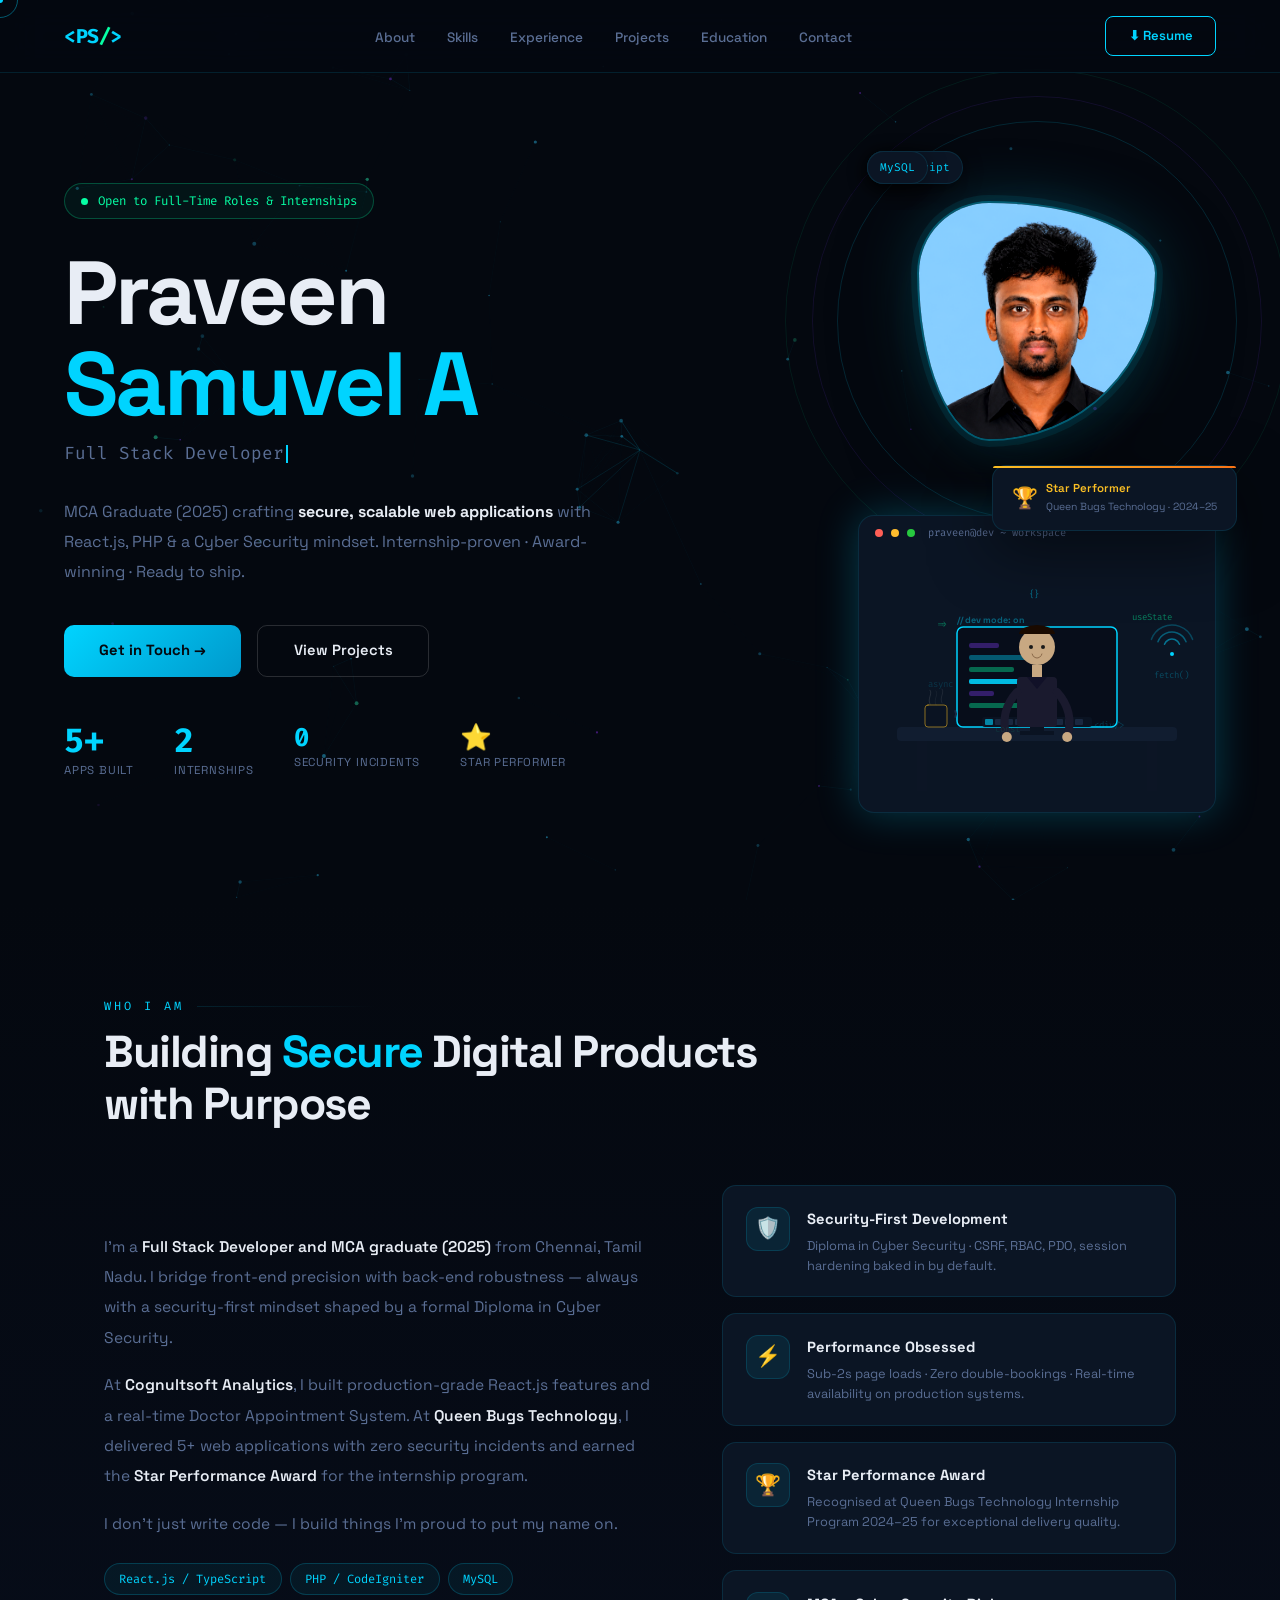
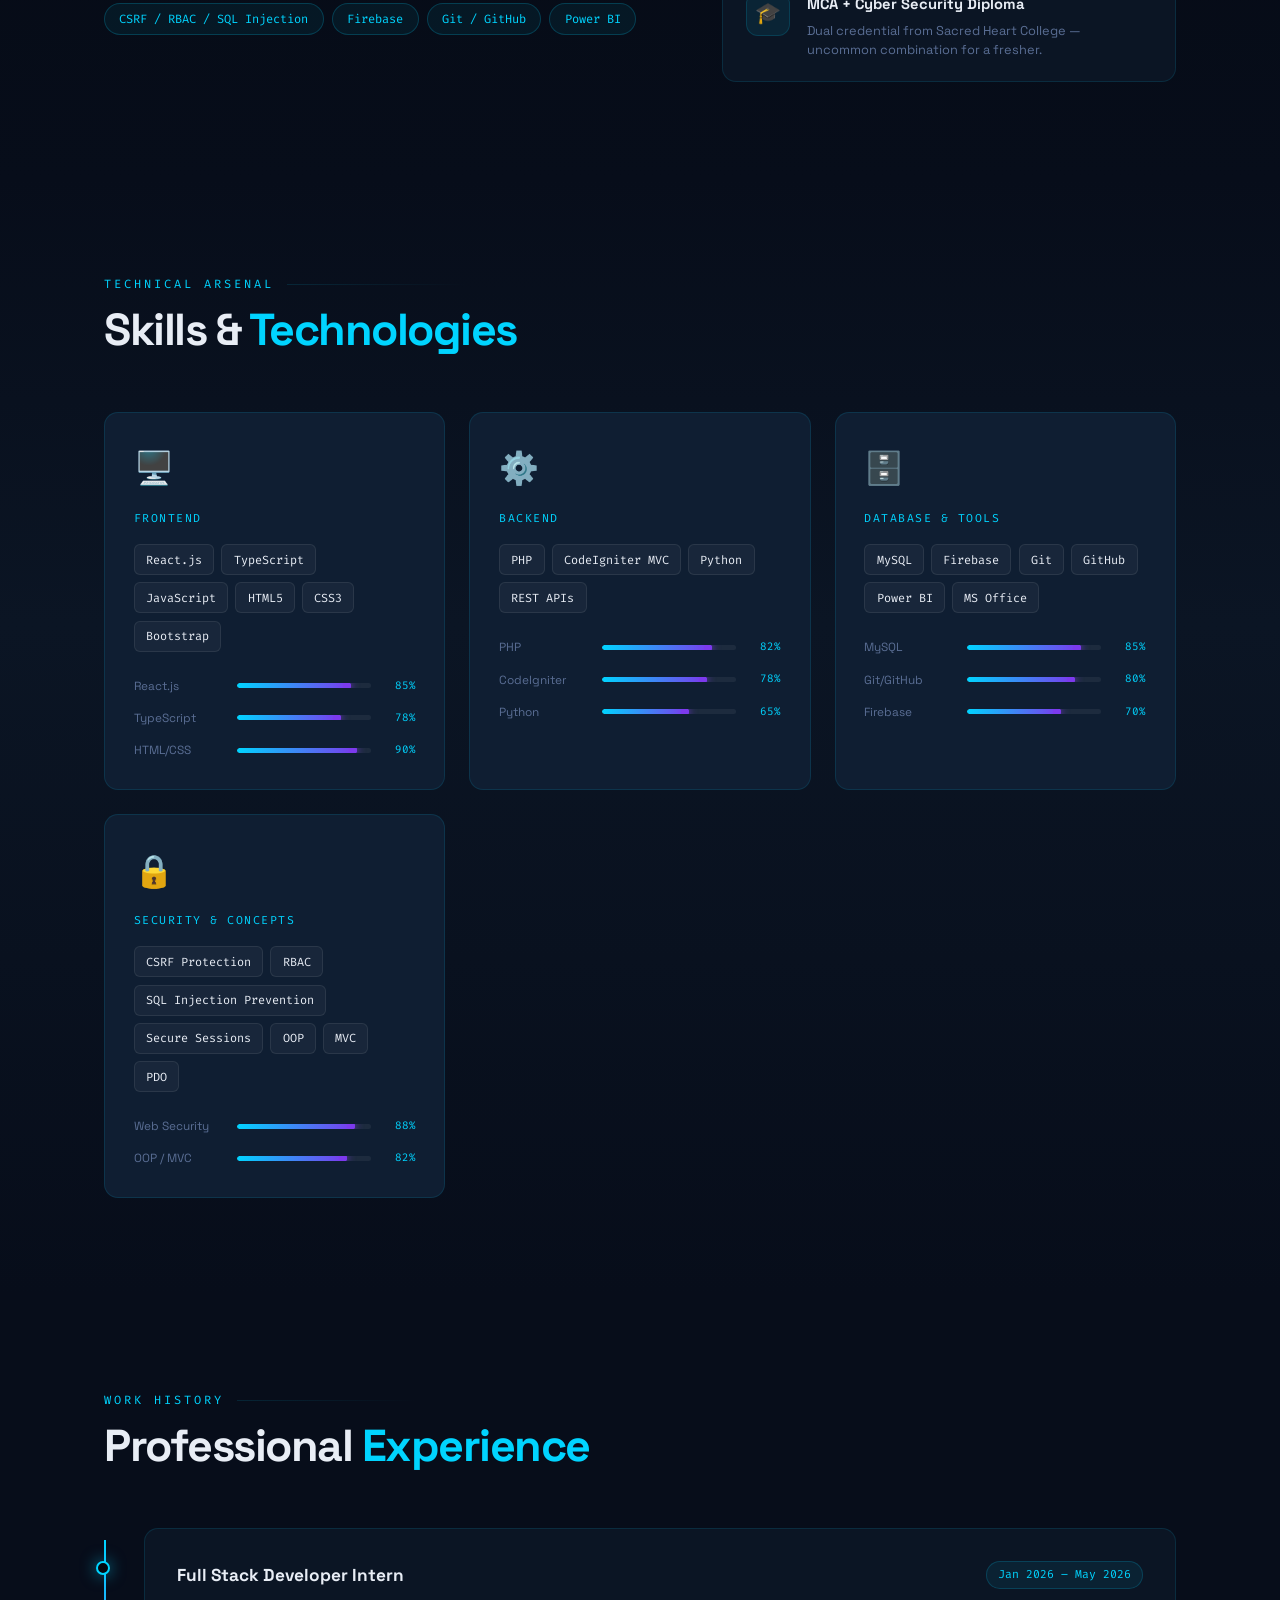
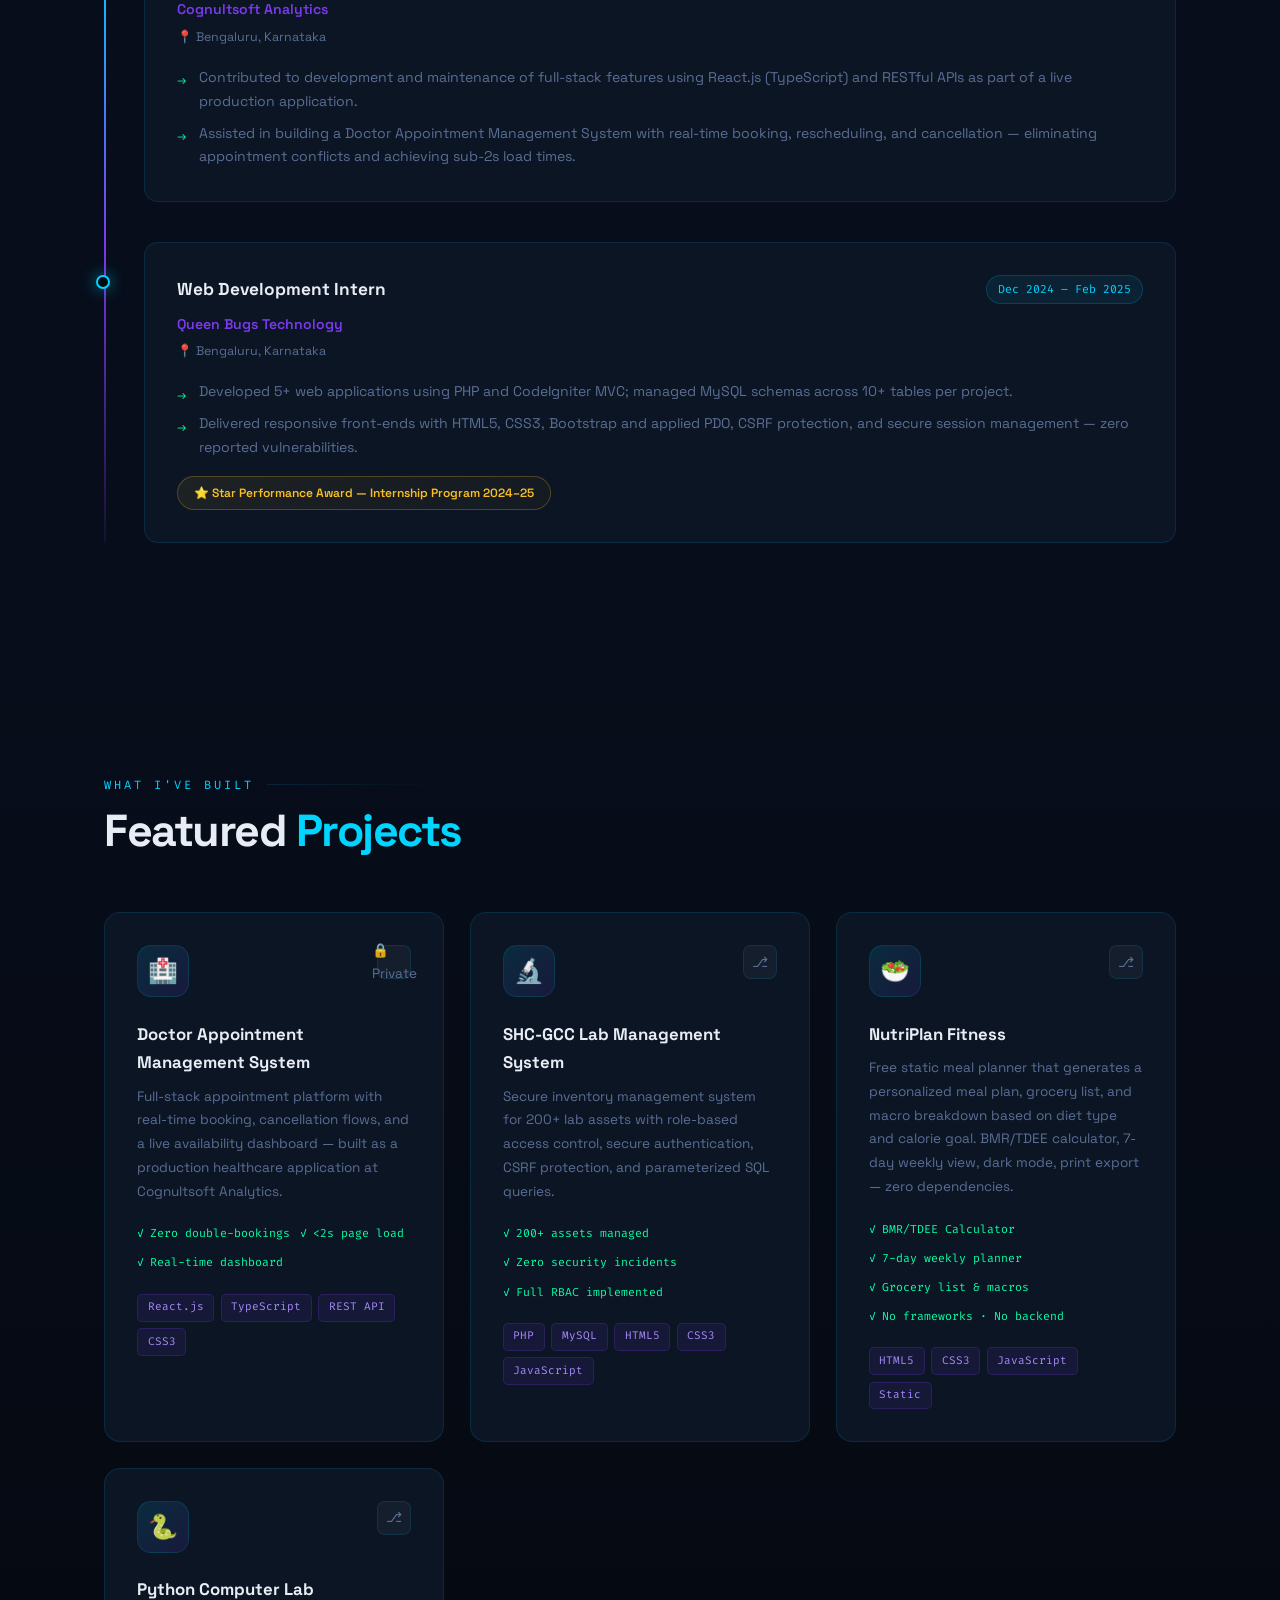
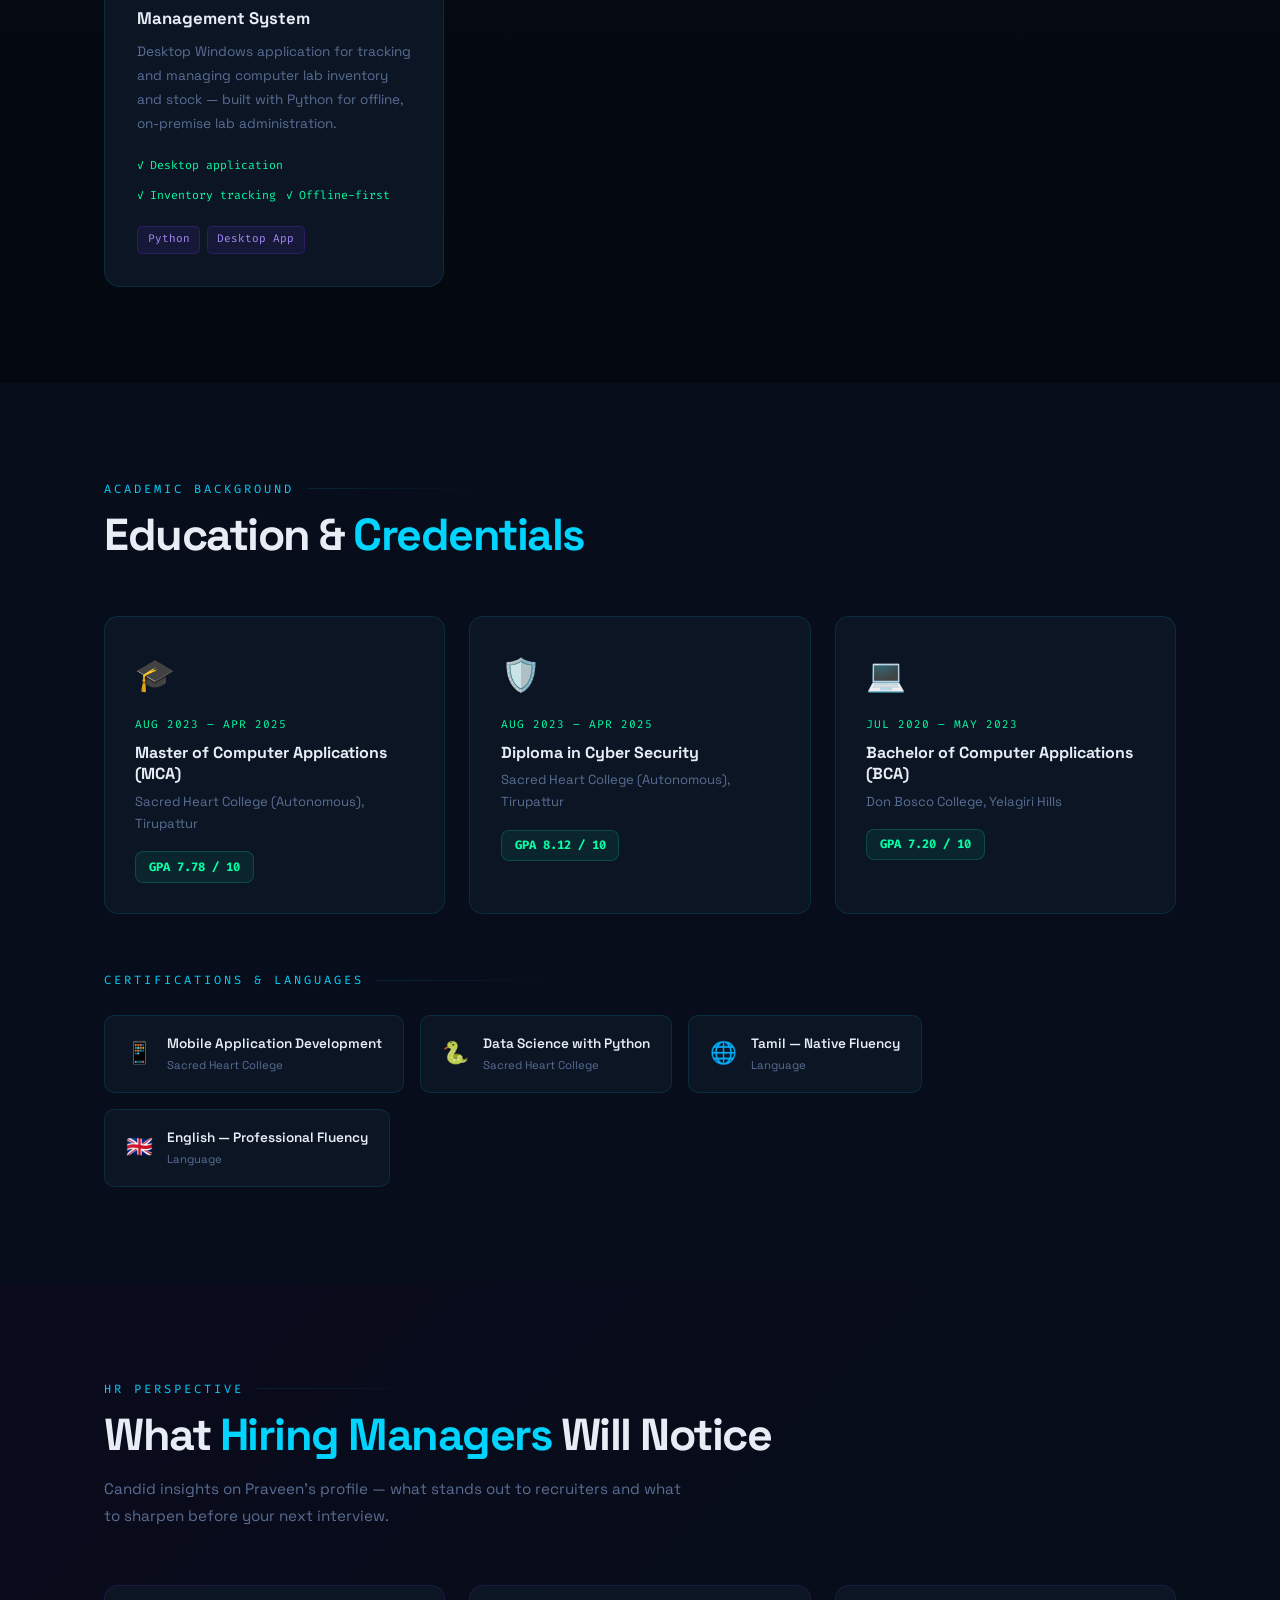
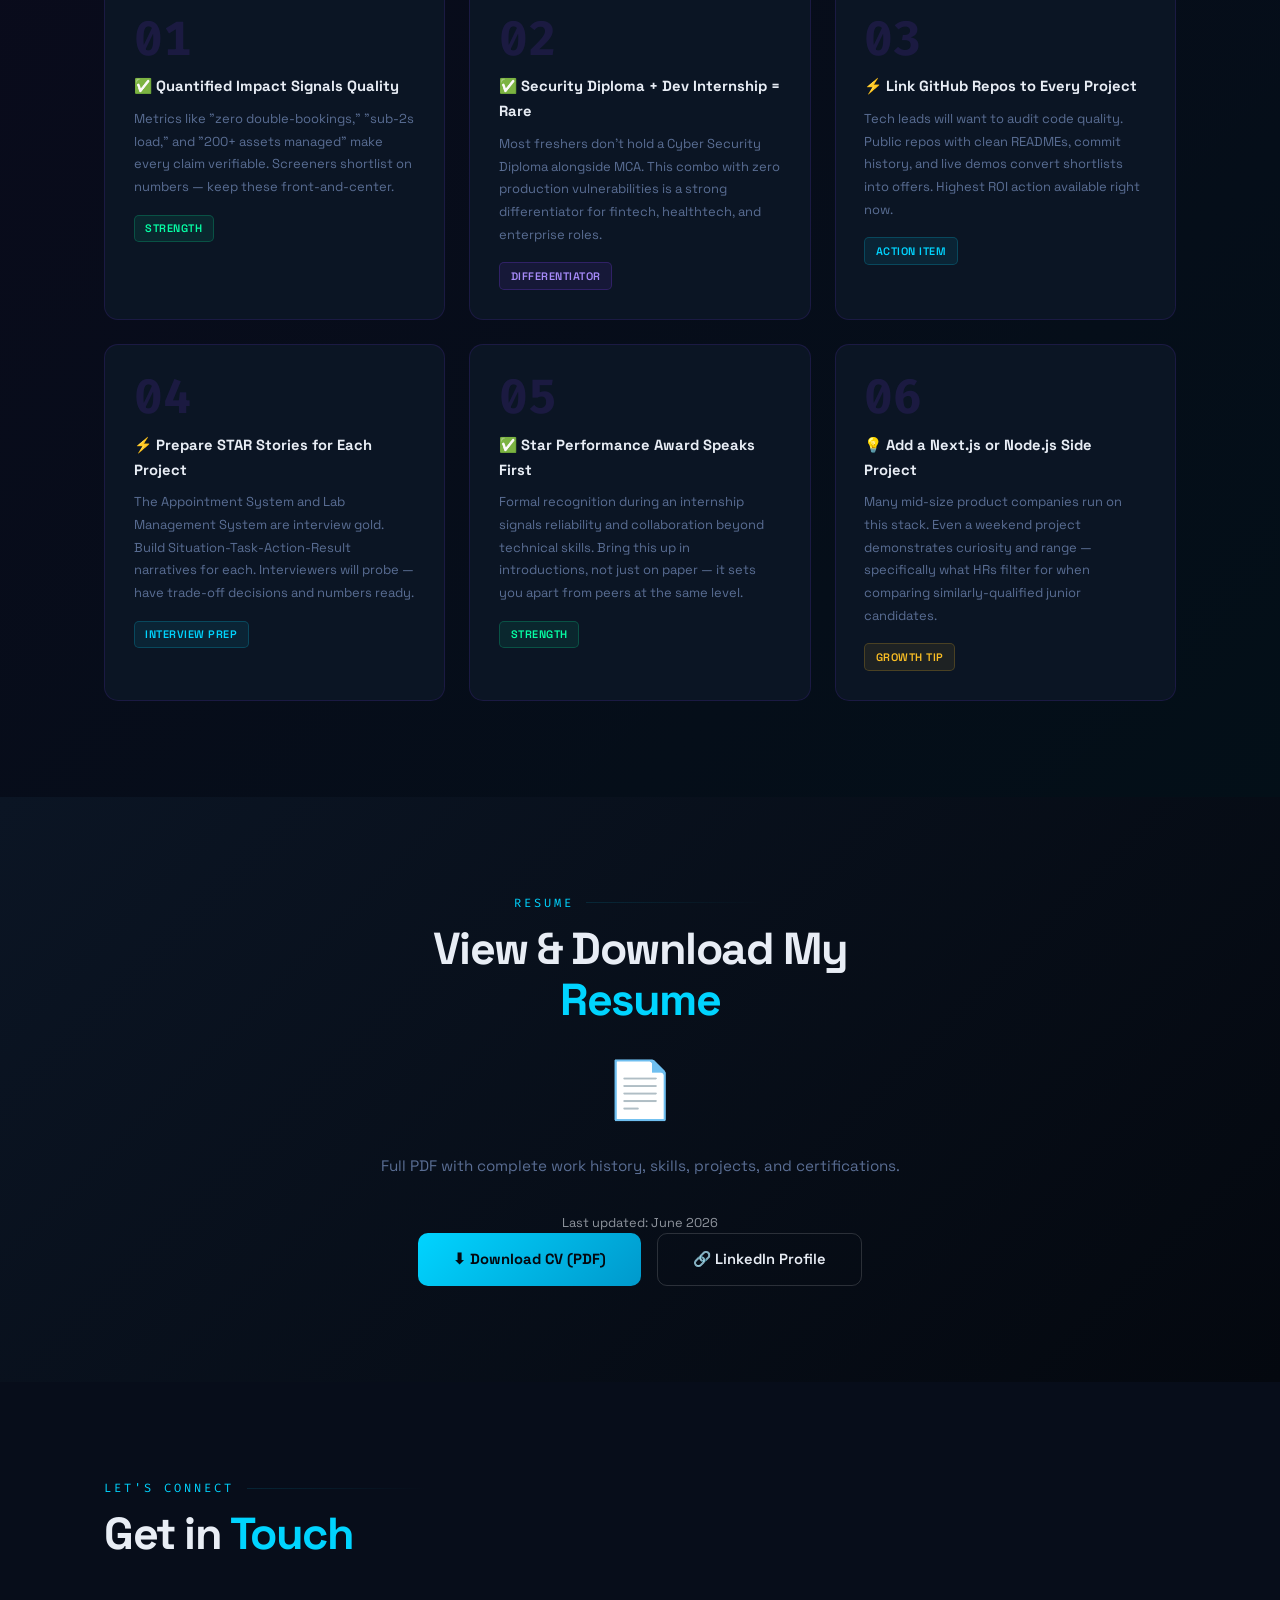
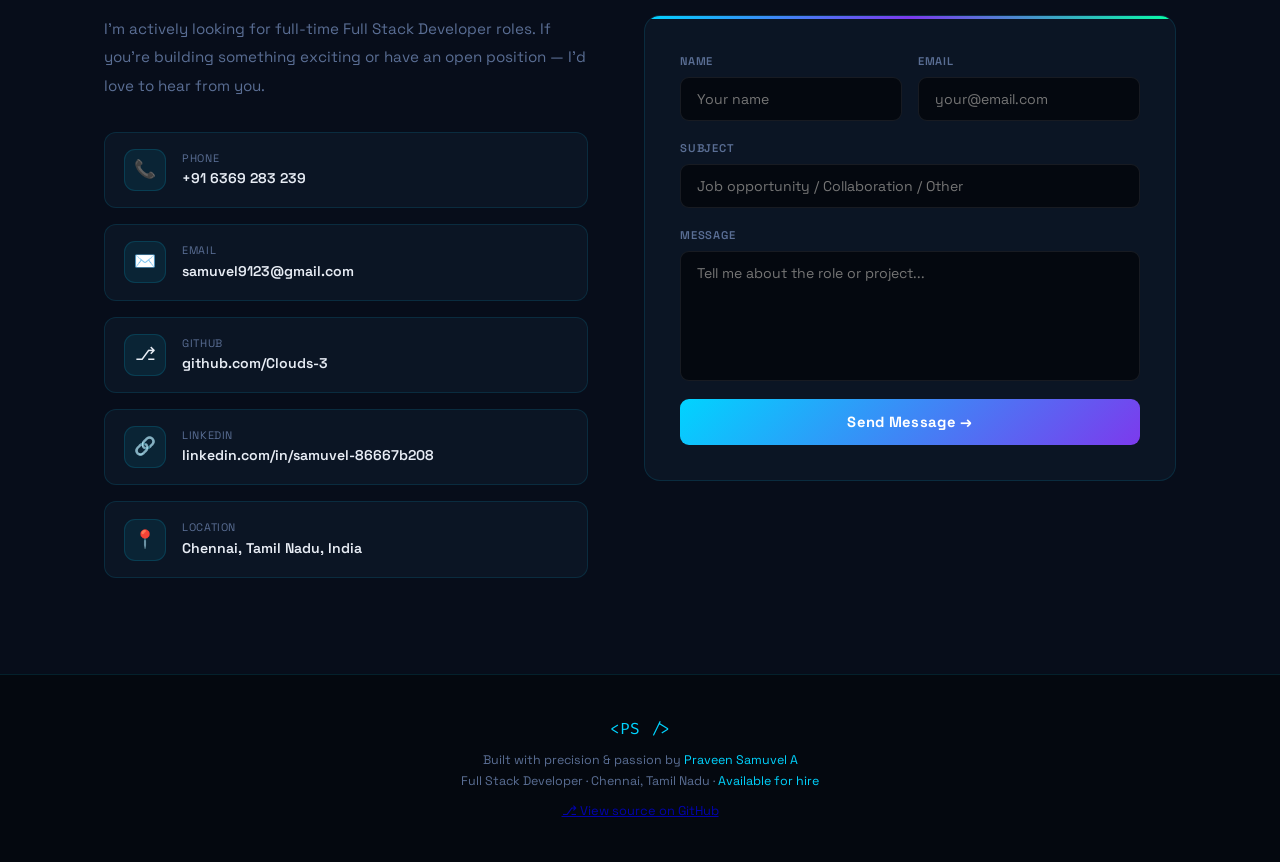
<file: index.html>
<!DOCTYPE html>
<html lang="en">
<head>
  <meta charset="UTF-8" />
  <meta name="viewport" content="width=device-width, initial-scale=1.0" />
  <meta name="description" content="Praveen Samuvel A — Full Stack Developer, MCA Graduate 2025, React.js & PHP Expert, Chennai" />
  <title>Praveen Samuvel A — Full Stack Developer</title>

  <!-- Open Graph / Social Preview -->
  <meta property="og:type" content="website" />
  <meta property="og:title" content="Praveen Samuvel A — Full Stack Developer" />
  <meta property="og:description" content="MCA Graduate (2025) building secure, scalable web apps with React.js, PHP & a Cyber Security mindset. Open to full-time roles." />
  <meta property="og:image" content="assets/og-preview.png" />
  <meta name="twitter:card" content="summary_large_image" />
  <meta name="twitter:title" content="Praveen Samuvel A — Full Stack Developer" />
  <meta name="twitter:description" content="MCA Graduate (2025) building secure, scalable web apps with React.js, PHP & a Cyber Security mindset." />
  <meta name="twitter:image" content="assets/og-preview.png" />

  <!-- Google Fonts -->
  <link href="https://fonts.googleapis.com/css2?family=Space+Grotesk:wght@300;400;500;600;700&family=Fira+Code:wght@300;400;500;600&display=swap" rel="stylesheet" />

  <!-- Stylesheet -->
  <link rel="stylesheet" href="css/style.css" />

  <!-- ═══════════════════════════════════════
       MOBILE RESPONSIVE OVERRIDES ONLY
       Everything below is wrapped in max-width
       media queries, so desktop (>1024px) is
       completely untouched.
  ═══════════════════════════════════════ -->
  <style>
    /* ---------- Tablet & below (≤1024px) ---------- */
    @media (max-width: 1024px) {
      .hero-stats {
        flex-wrap: wrap !important;
        gap: 1rem 1.5rem !important;
      }
      .about-grid,
      .contact-grid {
        grid-template-columns: 1fr !important;
        gap: 2rem !important;
      }
      .skills-grid,
      .projects-grid,
      .edu-grid,
      .tips-grid,
      .cert-grid {
        grid-template-columns: repeat(2, 1fr) !important;
      }
    }

    /* ---------- Mobile (≤768px) ---------- */
    @media (max-width: 768px) {

      html, body {
        overflow-x: hidden !important;
        width: 100% !important;
      }

      .section-wrap {
        padding-left: 1.25rem !important;
        padding-right: 1.25rem !important;
      }

      /* Nav: hide desktop links, show hamburger */
      nav {
        padding: 0.9rem 1.25rem !important;
      }
      .nav-links,
      .nav-cta {
        display: none !important;
      }
      .hamburger {
        display: flex !important;
      }

      /* Mobile menu fills viewport nicely */
      .mobile-menu {
        width: 78% !important;
        max-width: 320px !important;
      }

      /* Hero: stack into a single column, photo first */
      #hero {
        flex-direction: column !important;
        padding: 6.5rem 1.25rem 3rem !important;
        text-align: center !important;
        gap: 2.5rem !important;
      }
      .hero-right {
        order: -1 !important;
        width: 100% !important;
      }
      .hero-left {
        width: 100% !important;
      }
      .hero-name {
        font-size: clamp(2.2rem, 9vw, 3rem) !important;
        line-height: 1.1 !important;
      }
      .hero-role {
        font-size: 1.1rem !important;
      }
      .hero-desc {
        font-size: 0.95rem !important;
      }
      .hero-btns {
        flex-direction: column !important;
        width: 100% !important;
        gap: 0.75rem !important;
      }
      .hero-btns a {
        width: 100% !important;
        text-align: center !important;
        justify-content: center !important;
      }
      .hero-stats {
        justify-content: center !important;
        width: 100% !important;
      }
      .photo-orbit {
        transform: scale(0.78) !important;
      }
      .hero-floating-card {
        position: static !important;
        margin-top: 1rem !important;
      }

      /* Section titles smaller on mobile */
      .section-title {
        font-size: clamp(1.6rem, 6vw, 2rem) !important;
        text-align: center !important;
      }
      .section-eyebrow {
        justify-content: center !important;
      }

      /* Grids collapse to single column */
      .about-grid,
      .contact-grid,
      .skills-grid,
      .projects-grid,
      .edu-grid,
      .tips-grid,
      .cert-grid {
        grid-template-columns: 1fr !important;
      }

      .about-pills {
        justify-content: center !important;
      }

      /* Forms: stack name/email fields */
      .form-row {
        grid-template-columns: 1fr !important;
        gap: 1rem !important;
      }

      /* Resume section buttons stack */
      .resume-btns {
        flex-direction: column !important;
        gap: 0.75rem !important;
        width: 100% !important;
      }
      .resume-btns a {
        width: 100% !important;
        text-align: center !important;
        justify-content: center !important;
      }
      .resume-preview-wrap iframe {
        height: 480px !important;
      }

      /* Experience timeline header wraps cleanly */
      .exp-header {
        flex-direction: column !important;
        align-items: flex-start !important;
        gap: 0.4rem !important;
      }

      /* Contact rows */
      .contact-row {
        flex-wrap: wrap !important;
      }

      footer {
        padding: 2rem 1.25rem !important;
        text-align: center !important;
      }
    }

    /* ---------- Small mobile (≤480px) ---------- */
    @media (max-width: 480px) {
      .hero-stats {
        grid-template-columns: repeat(2, 1fr) !important;
        display: grid !important;
        width: 100% !important;
      }
      .stat {
        text-align: center !important;
      }
      .photo-orbit {
        transform: scale(0.65) !important;
      }
      .tech-badge {
        font-size: 0.65rem !important;
        padding: 0.2rem 0.5rem !important;
      }
      .skill-tags,
      .proj-stack,
      .about-pills {
        gap: 0.4rem !important;
      }
      .resume-preview-wrap iframe {
        height: 380px !important;
      }
      .btn-primary, .btn-secondary, .btn-submit {
        font-size: 0.9rem !important;
        padding: 0.8rem 1.25rem !important;
      }
    }
  </style>
</head>
<body>

  <!-- PRELOADER -->
  <div id="preloader">
    <div class="loader-ring"></div>
    <div class="loader-text">initializing...</div>
  </div>

  <!-- SCROLL PROGRESS BAR -->
  <div id="scroll-progress" style="position:fixed; top:0; left:0; height:3px; width:0%; z-index:9999;
       background:linear-gradient(90deg, var(--accent, #6366f1), var(--accent-2, #22d3ee));
       transition:width 0.1s ease-out;"></div>

  <!-- PARTICLE CANVAS -->
  <canvas id="bg-canvas"></canvas>

  <!-- MOBILE MENU -->
  <div class="mobile-menu" id="mobile-menu">
    <span class="mobile-close" id="mobile-close">✕</span>
    <a href="#about">About</a>
    <a href="#skills">Skills</a>
    <a href="#experience">Experience</a>
    <a href="#projects">Projects</a>
    <a href="#education">Education</a>
    <a href="#contact">Contact</a>
    <a href="https://drive.google.com/file/d/1FnW_2ujOb0gyFWokFIcsoI9aXSmkoxJ0/view?usp=sharing" target="_blank" rel="noopener">⬇ Download CV</a>
  </div>

  <!-- ═══ NAV ═══ -->
  <nav>
    <a class="nav-logo" href="#hero">&lt;PS<span>/</span>&gt;</a>

    <ul class="nav-links">
      <li><a href="#about">About</a></li>
      <li><a href="#skills">Skills</a></li>
      <li><a href="#experience">Experience</a></li>
      <li><a href="#projects">Projects</a></li>
      <li><a href="#education">Education</a></li>
      <li><a href="#contact">Contact</a></li>
    </ul>

    <a class="nav-cta" href="https://drive.google.com/file/d/1FnW_2ujOb0gyFWokFIcsoI9aXSmkoxJ0/view?usp=sharing" target="_blank" rel="noopener">⬇ Resume</a>
    <div class="hamburger" id="hamburger">
      <span></span><span></span><span></span>
    </div>
  </nav>

  <!-- ═══════════════════════════════════════
       HERO SECTION
  ═══════════════════════════════════════ -->
  <section id="hero">
    <!-- LEFT TEXT -->
    <div class="hero-left reveal">
      <div class="hero-badge">
        <span class="badge-dot"></span>
        Open to Full-Time Roles &amp; Internships
      </div>

      <h1 class="hero-name">
        <span class="first">Praveen</span>
        <span class="last">Samuvel A</span>
      </h1>

      <div class="hero-role">
        <span id="typed-role"></span><span class="cursor"></span>
      </div>

      <p class="hero-desc">
        MCA Graduate (2025) crafting <strong style="color:var(--text)">secure, scalable web applications</strong>
        with React.js, PHP &amp; a Cyber Security mindset.
        Internship-proven · Award-winning · Ready to ship.
      </p>

      <div class="hero-btns">
        <a class="btn-primary" href="#contact">Get in Touch →</a>
        <a class="btn-secondary" href="#projects">View Projects</a>
      </div>

      <div class="hero-stats">
        <div class="stat">
          <span class="stat-val" data-count="5" data-suffix="+">0+</span>
          <span class="stat-label">Apps Built</span>
        </div>
        <div class="stat">
          <span class="stat-val" data-count="2">0</span>
          <span class="stat-label">Internships</span>
        </div>
        <div class="stat">
          <span class="stat-val" style="font-size:1.6rem;">0</span>
          <span class="stat-label">Security Incidents</span>
        </div>
        <div class="stat">
          <span class="stat-val" style="font-size:1.6rem;">⭐</span>
          <span class="stat-label">Star Performer</span>
        </div>
      </div>
    </div>

    <!-- RIGHT — PHOTO + ANIMATIONS -->
    <div class="hero-right reveal-right">
      <!-- Employee working animation -->
      <div style="position:relative; display:flex; flex-direction:column; align-items:center; gap:1.5rem;">

        <!-- PHOTO ORB -->
        <div class="photo-orbit">
          <!-- Orbit rings -->
          <div class="orbit-ring orbit-ring-1"><div class="orbit-dot"></div></div>
          <div class="orbit-ring orbit-ring-2"><div class="orbit-dot"></div></div>
          <div class="orbit-ring orbit-ring-3"><div class="orbit-dot"></div></div>

          <!-- Photo glow -->
          <div class="photo-glow"></div>

          <!-- Photo frame -->
          <div class="photo-hex-wrap">
            <div class="photo-frame">
              <img id="hero-photo" src="" alt="Praveen Samuvel A" />
            </div>
          </div>

          <!-- Tech badges -->
          <div class="tech-badge" style="--tx:-50%;">React.js</div>
          <div class="tech-badge" style="--tx:0;">PHP</div>
          <div class="tech-badge" style="--tx:-50%;">TypeScript</div>
          <div class="tech-badge" style="--tx:0;">MySQL</div>

          <!-- Floating award card -->
          <div class="hero-floating-card">
            <div class="card-award">
              <div class="card-award-icon">🏆</div>
              <div>
                <div class="card-award-text">Star Performer</div>
                <div class="card-award-sub">Queen Bugs Technology · 2024–25</div>
              </div>
            </div>
          </div>
        </div>

        <!-- WORK ANIMATION CANVAS -->
        <div style="position:relative; background:var(--surface); border:1px solid var(--border);
                    border-radius:16px; overflow:hidden; padding:0.5rem 0.5rem 0.3rem;
                    box-shadow:var(--glow);">
          <div style="font-family:'Fira Code',monospace; font-size:0.65rem; color:var(--muted);
                      padding:0 0.5rem 0.3rem; display:flex; align-items:center; gap:0.5rem;">
            <span style="width:8px;height:8px;border-radius:50%;background:#ff5f56;display:inline-block;"></span>
            <span style="width:8px;height:8px;border-radius:50%;background:#ffbd2e;display:inline-block;"></span>
            <span style="width:8px;height:8px;border-radius:50%;background:#27c93f;display:inline-block;"></span>
            <span style="margin-left:0.3rem;">praveen@dev ~ workspace</span>
          </div>
          <canvas id="work-canvas" style="display:block; border-radius:10px;"></canvas>
        </div>

      </div>
    </div>
  </section>

  <!-- ═══════════════════════════════════════
       ABOUT SECTION
  ═══════════════════════════════════════ -->
  <section id="about">
    <div class="section-wrap">
      <div class="section-eyebrow">Who I Am</div>
      <h2 class="section-title">Building <em>Secure</em> Digital Products<br/>with Purpose</h2>

      <div class="about-grid">
        <div class="about-text reveal-left">
          <p>I'm a <strong>Full Stack Developer and MCA graduate (2025)</strong> from Chennai, Tamil Nadu. I bridge front-end precision with back-end robustness — always with a security-first mindset shaped by a formal Diploma in Cyber Security.</p>
          <p>At <strong>Cognultsoft Analytics</strong>, I built production-grade React.js features and a real-time Doctor Appointment System. At <strong>Queen Bugs Technology</strong>, I delivered 5+ web applications with zero security incidents and earned the <strong>Star Performance Award</strong> for the internship program.</p>
          <p>I don't just write code — I build things I'm proud to put my name on.</p>
          <div class="about-pills">
            <span class="about-pill">React.js / TypeScript</span>
            <span class="about-pill">PHP / CodeIgniter</span>
            <span class="about-pill">MySQL</span>
            <span class="about-pill">CSRF / RBAC / SQL Injection</span>
            <span class="about-pill">Firebase</span>
            <span class="about-pill">Git / GitHub</span>
            <span class="about-pill">Power BI</span>
          </div>
        </div>

        <div class="highlight-stack reveal-right">
          <div class="highlight-card">
            <div class="hl-icon">🛡️</div>
            <div class="hl-text">
              <h4>Security-First Development</h4>
              <p>Diploma in Cyber Security · CSRF, RBAC, PDO, session hardening baked in by default.</p>
            </div>
          </div>
          <div class="highlight-card">
            <div class="hl-icon">⚡</div>
            <div class="hl-text">
              <h4>Performance Obsessed</h4>
              <p>Sub-2s page loads · Zero double-bookings · Real-time availability on production systems.</p>
            </div>
          </div>
          <div class="highlight-card">
            <div class="hl-icon">🏆</div>
            <div class="hl-text">
              <h4>Star Performance Award</h4>
              <p>Recognised at Queen Bugs Technology Internship Program 2024–25 for exceptional delivery quality.</p>
            </div>
          </div>
          <div class="highlight-card">
            <div class="hl-icon">🎓</div>
            <div class="hl-text">
              <h4>MCA + Cyber Security Diploma</h4>
              <p>Dual credential from Sacred Heart College — uncommon combination for a fresher.</p>
            </div>
          </div>
        </div>
      </div>
    </div>
  </section>

  <!-- ═══════════════════════════════════════
       SKILLS SECTION
  ═══════════════════════════════════════ -->
  <section id="skills">
    <div class="section-wrap">
      <div class="section-eyebrow">Technical Arsenal</div>
      <h2 class="section-title">Skills &amp; <em>Technologies</em></h2>

      <div class="skills-grid">

        <!-- Frontend -->
        <div class="skill-card reveal">
          <span class="skill-cat-icon">🖥️</span>
          <div class="skill-cat">Frontend</div>
          <div class="skill-tags">
            <span class="skill-tag">React.js</span>
            <span class="skill-tag">TypeScript</span>
            <span class="skill-tag">JavaScript</span>
            <span class="skill-tag">HTML5</span>
            <span class="skill-tag">CSS3</span>
            <span class="skill-tag">Bootstrap</span>
          </div>
          <div class="skill-bars">
            <div class="bar-row"><span class="bar-label">React.js</span><div class="bar-track"><div class="bar-fill" data-w="85"></div></div><span class="bar-pct">85%</span></div>
            <div class="bar-row"><span class="bar-label">TypeScript</span><div class="bar-track"><div class="bar-fill" data-w="78"></div></div><span class="bar-pct">78%</span></div>
            <div class="bar-row"><span class="bar-label">HTML/CSS</span><div class="bar-track"><div class="bar-fill" data-w="90"></div></div><span class="bar-pct">90%</span></div>
          </div>
        </div>

        <!-- Backend -->
        <div class="skill-card reveal">
          <span class="skill-cat-icon">⚙️</span>
          <div class="skill-cat">Backend</div>
          <div class="skill-tags">
            <span class="skill-tag">PHP</span>
            <span class="skill-tag">CodeIgniter MVC</span>
            <span class="skill-tag">Python</span>
            <span class="skill-tag">REST APIs</span>
          </div>
          <div class="skill-bars">
            <div class="bar-row"><span class="bar-label">PHP</span><div class="bar-track"><div class="bar-fill" data-w="82"></div></div><span class="bar-pct">82%</span></div>
            <div class="bar-row"><span class="bar-label">CodeIgniter</span><div class="bar-track"><div class="bar-fill" data-w="78"></div></div><span class="bar-pct">78%</span></div>
            <div class="bar-row"><span class="bar-label">Python</span><div class="bar-track"><div class="bar-fill" data-w="65"></div></div><span class="bar-pct">65%</span></div>
          </div>
        </div>

        <!-- Database & Tools -->
        <div class="skill-card reveal">
          <span class="skill-cat-icon">🗄️</span>
          <div class="skill-cat">Database &amp; Tools</div>
          <div class="skill-tags">
            <span class="skill-tag">MySQL</span>
            <span class="skill-tag">Firebase</span>
            <span class="skill-tag">Git</span>
            <span class="skill-tag">GitHub</span>
            <span class="skill-tag">Power BI</span>
            <span class="skill-tag">MS Office</span>
          </div>
          <div class="skill-bars">
            <div class="bar-row"><span class="bar-label">MySQL</span><div class="bar-track"><div class="bar-fill" data-w="85"></div></div><span class="bar-pct">85%</span></div>
            <div class="bar-row"><span class="bar-label">Git/GitHub</span><div class="bar-track"><div class="bar-fill" data-w="80"></div></div><span class="bar-pct">80%</span></div>
            <div class="bar-row"><span class="bar-label">Firebase</span><div class="bar-track"><div class="bar-fill" data-w="70"></div></div><span class="bar-pct">70%</span></div>
          </div>
        </div>

        <!-- Security -->
        <div class="skill-card reveal">
          <span class="skill-cat-icon">🔒</span>
          <div class="skill-cat">Security &amp; Concepts</div>
          <div class="skill-tags">
            <span class="skill-tag">CSRF Protection</span>
            <span class="skill-tag">RBAC</span>
            <span class="skill-tag">SQL Injection Prevention</span>
            <span class="skill-tag">Secure Sessions</span>
            <span class="skill-tag">OOP</span>
            <span class="skill-tag">MVC</span>
            <span class="skill-tag">PDO</span>
          </div>
          <div class="skill-bars">
            <div class="bar-row"><span class="bar-label">Web Security</span><div class="bar-track"><div class="bar-fill" data-w="88"></div></div><span class="bar-pct">88%</span></div>
            <div class="bar-row"><span class="bar-label">OOP / MVC</span><div class="bar-track"><div class="bar-fill" data-w="82"></div></div><span class="bar-pct">82%</span></div>
          </div>
        </div>

      </div>
    </div>
  </section>

  <!-- ═══════════════════════════════════════
       EXPERIENCE SECTION
  ═══════════════════════════════════════ -->
  <section id="experience">
    <div class="section-wrap">
      <div class="section-eyebrow">Work History</div>
      <h2 class="section-title">Professional <em>Experience</em></h2>

      <div class="exp-timeline">

        <div class="exp-item reveal">
          <div class="exp-header">
            <div class="exp-role">Full Stack Developer Intern</div>
            <div class="exp-badge">Jan 2026 – May 2026</div>
          </div>
          <div class="exp-company">Cognultsoft Analytics</div>
          <div class="exp-loc">📍 Bengaluru, Karnataka</div>
          <ul class="exp-points">
            <li>Contributed to development and maintenance of full-stack features using React.js (TypeScript) and RESTful APIs as part of a live production application.</li>
            <li>Assisted in building a Doctor Appointment Management System with real-time booking, rescheduling, and cancellation — eliminating appointment conflicts and achieving sub-2s load times.</li>
          </ul>
        </div>

        <div class="exp-item reveal">
          <div class="exp-header">
            <div class="exp-role">Web Development Intern</div>
            <div class="exp-badge">Dec 2024 – Feb 2025</div>
          </div>
          <div class="exp-company">Queen Bugs Technology</div>
          <div class="exp-loc">📍 Bengaluru, Karnataka</div>
          <ul class="exp-points">
            <li>Developed 5+ web applications using PHP and CodeIgniter MVC; managed MySQL schemas across 10+ tables per project.</li>
            <li>Delivered responsive front-ends with HTML5, CSS3, Bootstrap and applied PDO, CSRF protection, and secure session management — zero reported vulnerabilities.</li>
          </ul>
          <div class="award-chip">⭐ Star Performance Award — Internship Program 2024–25</div>
        </div>

      </div>
    </div>
  </section>

  <!-- ═══════════════════════════════════════
       PROJECTS SECTION
  ═══════════════════════════════════════ -->
  <section id="projects">
    <div class="section-wrap">
      <div class="section-eyebrow">What I've Built</div>
      <h2 class="section-title">Featured <em>Projects</em></h2>

      <div class="projects-grid">

        <!-- Project 1 -->
        <div class="project-card reveal">
          <div class="proj-header">
            <div class="proj-icon">🏥</div>
            <div class="proj-links">
              <span class="proj-link" title="Private production codebase">🔒 Private</span>
            </div>
          </div>
          <div class="proj-title">Doctor Appointment Management System</div>
          <div class="proj-desc">Full-stack appointment platform with real-time booking, cancellation flows, and a live availability dashboard — built as a production healthcare application at Cognultsoft Analytics.</div>
          <div class="proj-metrics">
            <div class="proj-metric">Zero double-bookings</div>
            <div class="proj-metric">&lt;2s page load</div>
            <div class="proj-metric">Real-time dashboard</div>
          </div>
          <div class="proj-stack">
            <span class="stack-chip">React.js</span>
            <span class="stack-chip">TypeScript</span>
            <span class="stack-chip">REST API</span>
            <span class="stack-chip">CSS3</span>
          </div>
        </div>

        <!-- Project 2 -->
        <div class="project-card reveal">
          <div class="proj-header">
            <div class="proj-icon">🔬</div>
            <div class="proj-links">
              <a class="proj-link" href="https://github.com/Clouds-3/Lab-Management-System-in-PHP" target="_blank" rel="noopener" title="View on GitHub">⎇</a>
            </div>
          </div>
          <div class="proj-title">SHC-GCC Lab Management System</div>
          <div class="proj-desc">Secure inventory management system for 200+ lab assets with role-based access control, secure authentication, CSRF protection, and parameterized SQL queries.</div>
          <div class="proj-metrics">
            <div class="proj-metric">200+ assets managed</div>
            <div class="proj-metric">Zero security incidents</div>
            <div class="proj-metric">Full RBAC implemented</div>
          </div>
          <div class="proj-stack">
            <span class="stack-chip">PHP</span>
            <span class="stack-chip">MySQL</span>
            <span class="stack-chip">HTML5</span>
            <span class="stack-chip">CSS3</span>
            <span class="stack-chip">JavaScript</span>
          </div>
        </div>

        <!-- Project 3 -->
        <div class="project-card reveal">
          <div class="proj-header">
            <div class="proj-icon">🥗</div>
            <div class="proj-links">
              <a class="proj-link" href="https://github.com/Clouds-3/NutriPlan-Fitness" target="_blank" rel="noopener" title="View on GitHub">⎇</a>
            </div>
          </div>
          <div class="proj-title">NutriPlan Fitness</div>
          <div class="proj-desc">Free static meal planner that generates a personalized meal plan, grocery list, and macro breakdown based on diet type and calorie goal. BMR/TDEE calculator, 7-day weekly view, dark mode, print export — zero dependencies.</div>
          <div class="proj-metrics">
            <div class="proj-metric">BMR/TDEE Calculator</div>
            <div class="proj-metric">7-day weekly planner</div>
            <div class="proj-metric">Grocery list &amp; macros</div>
            <div class="proj-metric">No frameworks · No backend</div>
          </div>
          <div class="proj-stack">
            <span class="stack-chip">HTML5</span>
            <span class="stack-chip">CSS3</span>
            <span class="stack-chip">JavaScript</span>
            <span class="stack-chip">Static</span>
          </div>
        </div>

        <!-- Project 4 -->
        <div class="project-card reveal">
          <div class="proj-header">
            <div class="proj-icon">🐍</div>
            <div class="proj-links">
              <a class="proj-link" href="https://github.com/Clouds-3/Python-Computer-Lab-Management-System-" target="_blank" rel="noopener" title="View on GitHub">⎇</a>
            </div>
          </div>
          <div class="proj-title">Python Computer Lab Management System</div>
          <div class="proj-desc">Desktop Windows application for tracking and managing computer lab inventory and stock — built with Python for offline, on-premise lab administration.</div>
          <div class="proj-metrics">
            <div class="proj-metric">Desktop application</div>
            <div class="proj-metric">Inventory tracking</div>
            <div class="proj-metric">Offline-first</div>
          </div>
          <div class="proj-stack">
            <span class="stack-chip">Python</span>
            <span class="stack-chip">Desktop App</span>
          </div>
        </div>

      </div>
    </div>
  </section>
  <section id="education">
    <div class="section-wrap">
      <div class="section-eyebrow">Academic Background</div>
      <h2 class="section-title">Education &amp; <em>Credentials</em></h2>

      <div class="edu-grid">

        <div class="edu-card reveal">
          <div class="edu-icon">🎓</div>
          <div class="edu-period">Aug 2023 – Apr 2025</div>
          <div class="edu-degree">Master of Computer Applications (MCA)</div>
          <div class="edu-school">Sacred Heart College (Autonomous), Tirupattur</div>
          <div class="gpa-pill">GPA 7.78 / 10</div>
        </div>

        <div class="edu-card reveal">
          <div class="edu-icon">🛡️</div>
          <div class="edu-period">Aug 2023 – Apr 2025</div>
          <div class="edu-degree">Diploma in Cyber Security</div>
          <div class="edu-school">Sacred Heart College (Autonomous), Tirupattur</div>
          <div class="gpa-pill">GPA 8.12 / 10</div>
        </div>

        <div class="edu-card reveal">
          <div class="edu-icon">💻</div>
          <div class="edu-period">Jul 2020 – May 2023</div>
          <div class="edu-degree">Bachelor of Computer Applications (BCA)</div>
          <div class="edu-school">Don Bosco College, Yelagiri Hills</div>
          <div class="gpa-pill">GPA 7.20 / 10</div>
        </div>

      </div>

      <!-- Certifications -->
      <div class="certs-wrap reveal">
        <div class="section-eyebrow" style="margin-top:0;">Certifications &amp; Languages</div>
        <div class="cert-grid">
          <div class="cert-card">
            <div class="cert-ico">📱</div>
            <div><div class="cert-name">Mobile Application Development</div><div class="cert-issuer">Sacred Heart College</div></div>
          </div>
          <div class="cert-card">
            <div class="cert-ico">🐍</div>
            <div><div class="cert-name">Data Science with Python</div><div class="cert-issuer">Sacred Heart College</div></div>
          </div>
          <div class="cert-card">
            <div class="cert-ico">🌐</div>
            <div><div class="cert-name">Tamil — Native Fluency</div><div class="cert-issuer">Language</div></div>
          </div>
          <div class="cert-card">
            <div class="cert-ico">🇬🇧</div>
            <div><div class="cert-name">English — Professional Fluency</div><div class="cert-issuer">Language</div></div>
          </div>
        </div>
      </div>

    </div>
  </section>

  <!-- ═══════════════════════════════════════
       HR TIPS SECTION
  ═══════════════════════════════════════ -->
  <section id="hr-tips">
    <div class="section-wrap">
      <div class="section-eyebrow">HR Perspective</div>
      <h2 class="section-title">What <em>Hiring Managers</em> Will Notice</h2>
      <p class="tips-intro">Candid insights on Praveen's profile — what stands out to recruiters and what to sharpen before your next interview.</p>

      <div class="tips-grid">

        <div class="tip-card reveal">
          <div class="tip-num">01</div>
          <div class="tip-title">✅ Quantified Impact Signals Quality</div>
          <div class="tip-body">Metrics like "zero double-bookings," "sub-2s load," and "200+ assets managed" make every claim verifiable. Screeners shortlist on numbers — keep these front-and-center.</div>
          <span class="tip-type strength">Strength</span>
        </div>

        <div class="tip-card reveal">
          <div class="tip-num">02</div>
          <div class="tip-title">✅ Security Diploma + Dev Internship = Rare</div>
          <div class="tip-body">Most freshers don't hold a Cyber Security Diploma alongside MCA. This combo with zero production vulnerabilities is a strong differentiator for fintech, healthtech, and enterprise roles.</div>
          <span class="tip-type diff">Differentiator</span>
        </div>

        <div class="tip-card reveal">
          <div class="tip-num">03</div>
          <div class="tip-title">⚡ Link GitHub Repos to Every Project</div>
          <div class="tip-body">Tech leads will want to audit code quality. Public repos with clean READMEs, commit history, and live demos convert shortlists into offers. Highest ROI action available right now.</div>
          <span class="tip-type action">Action Item</span>
        </div>

        <div class="tip-card reveal">
          <div class="tip-num">04</div>
          <div class="tip-title">⚡ Prepare STAR Stories for Each Project</div>
          <div class="tip-body">The Appointment System and Lab Management System are interview gold. Build Situation-Task-Action-Result narratives for each. Interviewers will probe — have trade-off decisions and numbers ready.</div>
          <span class="tip-type action">Interview Prep</span>
        </div>

        <div class="tip-card reveal">
          <div class="tip-num">05</div>
          <div class="tip-title">✅ Star Performance Award Speaks First</div>
          <div class="tip-body">Formal recognition during an internship signals reliability and collaboration beyond technical skills. Bring this up in introductions, not just on paper — it sets you apart from peers at the same level.</div>
          <span class="tip-type strength">Strength</span>
        </div>

        <div class="tip-card reveal">
          <div class="tip-num">06</div>
          <div class="tip-title">💡 Add a Next.js or Node.js Side Project</div>
          <div class="tip-body">Many mid-size product companies run on this stack. Even a weekend project demonstrates curiosity and range — specifically what HRs filter for when comparing similarly-qualified junior candidates.</div>
          <span class="tip-type growth">Growth Tip</span>
        </div>

      </div>
    </div>
  </section>

  <!-- ═══════════════════════════════════════
       RESUME DOWNLOAD SECTION
  ═══════════════════════════════════════ -->
  <section id="resume">
    <div class="section-wrap">
      <div class="resume-inner reveal">
        <div class="section-eyebrow" style="justify-content:center;">Resume</div>
        <h2 class="section-title" style="text-align:center;">View &amp; Download My <em>Resume</em></h2>
        <span class="resume-icon">📄</span>
        <p class="resume-desc">Full PDF with complete work history, skills, projects, and certifications.</p>
        <p style="font-size:0.8rem; opacity:0.6; margin-top:-0.5rem;">Last updated: June 2026</p>
        <div class="resume-btns">
          <a class="btn-primary" href="https://drive.google.com/file/d/1FnW_2ujOb0gyFWokFIcsoI9aXSmkoxJ0/view?usp=sharing" target="_blank" rel="noopener">⬇ Download CV (PDF)</a>
          <a class="btn-secondary" href="https://linkedin.com/in/samuvel-86667b208" target="_blank" rel="noopener">🔗 LinkedIn Profile</a>
        </div>
      </div>
    </div>
  </section>

  <!-- ═══════════════════════════════════════
       CONTACT SECTION
  ═══════════════════════════════════════ -->
  <section id="contact">
    <div class="section-wrap">
      <div class="section-eyebrow">Let's Connect</div>
      <h2 class="section-title">Get in <em>Touch</em></h2>

      <div class="contact-grid">

        <!-- Contact Info -->
        <div class="reveal-left">
          <p class="contact-intro">I'm actively looking for full-time Full Stack Developer roles. If you're building something exciting or have an open position — I'd love to hear from you.</p>
          <div class="contact-list">
            <a class="contact-row" href="tel:+916369283239">
              <div class="cr-icon">📞</div>
              <div><div class="cr-label">Phone</div><div class="cr-val">+91 6369 283 239</div></div>
            </a>
            <a class="contact-row" href="mailto:samuvel9123@gmail.com">
              <div class="cr-icon">✉️</div>
              <div><div class="cr-label">Email</div><div class="cr-val">samuvel9123@gmail.com</div></div>
            </a>
            <a class="contact-row" href="https://github.com/Clouds-3" target="_blank" rel="noopener">
              <div class="cr-icon">⎇</div>
              <div><div class="cr-label">GitHub</div><div class="cr-val">github.com/Clouds-3</div></div>
            </a>
            <a class="contact-row" href="https://linkedin.com/in/samuvel-86667b208" target="_blank" rel="noopener">
              <div class="cr-icon">🔗</div>
              <div><div class="cr-label">LinkedIn</div><div class="cr-val">linkedin.com/in/samuvel-86667b208</div></div>
            </a>
            <div class="contact-row" style="cursor:default;">
              <div class="cr-icon">📍</div>
              <div><div class="cr-label">Location</div><div class="cr-val">Chennai, Tamil Nadu, India</div></div>
            </div>
          </div>
        </div>

        <!-- Contact Form -->
        <form class="contact-form reveal-right" id="contact-form" action="https://formspree.io/f/YOUR_FORM_ID" method="POST">
          <div class="form-row">
            <div class="form-group">
              <label>Name</label>
              <input type="text" name="name" placeholder="Your name" required />
            </div>
            <div class="form-group">
              <label>Email</label>
              <input type="email" name="email" placeholder="your@email.com" required />
            </div>
          </div>
          <div class="form-group">
            <label>Subject</label>
            <input type="text" name="subject" placeholder="Job opportunity / Collaboration / Other" />
          </div>
          <div class="form-group">
            <label>Message</label>
            <textarea name="message" placeholder="Tell me about the role or project..." required></textarea>
          </div>
          <button class="btn-submit" id="submit-btn" type="submit">Send Message →</button>
          <p id="form-status" style="margin-top:0.75rem; font-size:0.85rem; display:none;"></p>
        </form>

      </div>
    </div>
  </section>

  <!-- FOOTER -->
  <footer>
    <div class="footer-logo">&lt;PS /&gt;</div>
    <p>Built with precision &amp; passion by <span>Praveen Samuvel A</span><br/>
    Full Stack Developer · Chennai, Tamil Nadu · <span>Available for hire</span></p>
    <p style="margin-top:0.5rem; font-size:0.8rem;">
      <a href="https://github.com/Clouds-3/Sam-Portfolio" target="_blank" rel="noopener" style="opacity:0.7;">⎇ View source on GitHub</a>
    </p>
  </footer>

  <!-- Photo data (embedded base64) -->
  <script src="assets/photo_data.js"></script>
  <!-- Main JS -->
  <script src="js/main.js"></script>
  <script>
    // Scroll progress bar
    window.addEventListener('scroll', () => {
      const h = document.documentElement;
      const scrolled = (h.scrollTop) / (h.scrollHeight - h.clientHeight) * 100;
      const bar = document.getElementById('scroll-progress');
      if (bar) bar.style.width = scrolled + '%';
    });

    // Contact form submission (Formspree)
    const contactForm = document.getElementById('contact-form');
    if (contactForm) {
      contactForm.addEventListener('submit', async (e) => {
        e.preventDefault();
        const status = document.getElementById('form-status');
        const btn = document.getElementById('submit-btn');
        const data = new FormData(contactForm);
        btn.disabled = true;
        btn.textContent = 'Sending...';
        try {
          const res = await fetch(contactForm.action, {
            method: 'POST',
            body: data,
            headers: { 'Accept': 'application/json' }
          });
          if (res.ok) {
            status.style.display = 'block';
            status.style.color = '#22c55e';
            status.textContent = '✓ Message sent! I\'ll get back to you soon.';
            contactForm.reset();
          } else {
            throw new Error('Submission failed');
          }
        } catch (err) {
          status.style.display = 'block';
          status.style.color = '#ef4444';
          status.textContent = '✕ Something went wrong. Please email me directly at samuvel9123@gmail.com.';
        } finally {
          btn.disabled = false;
          btn.textContent = 'Send Message →';
        }
      });
    }
  </script>

</body>
</html>
</file>
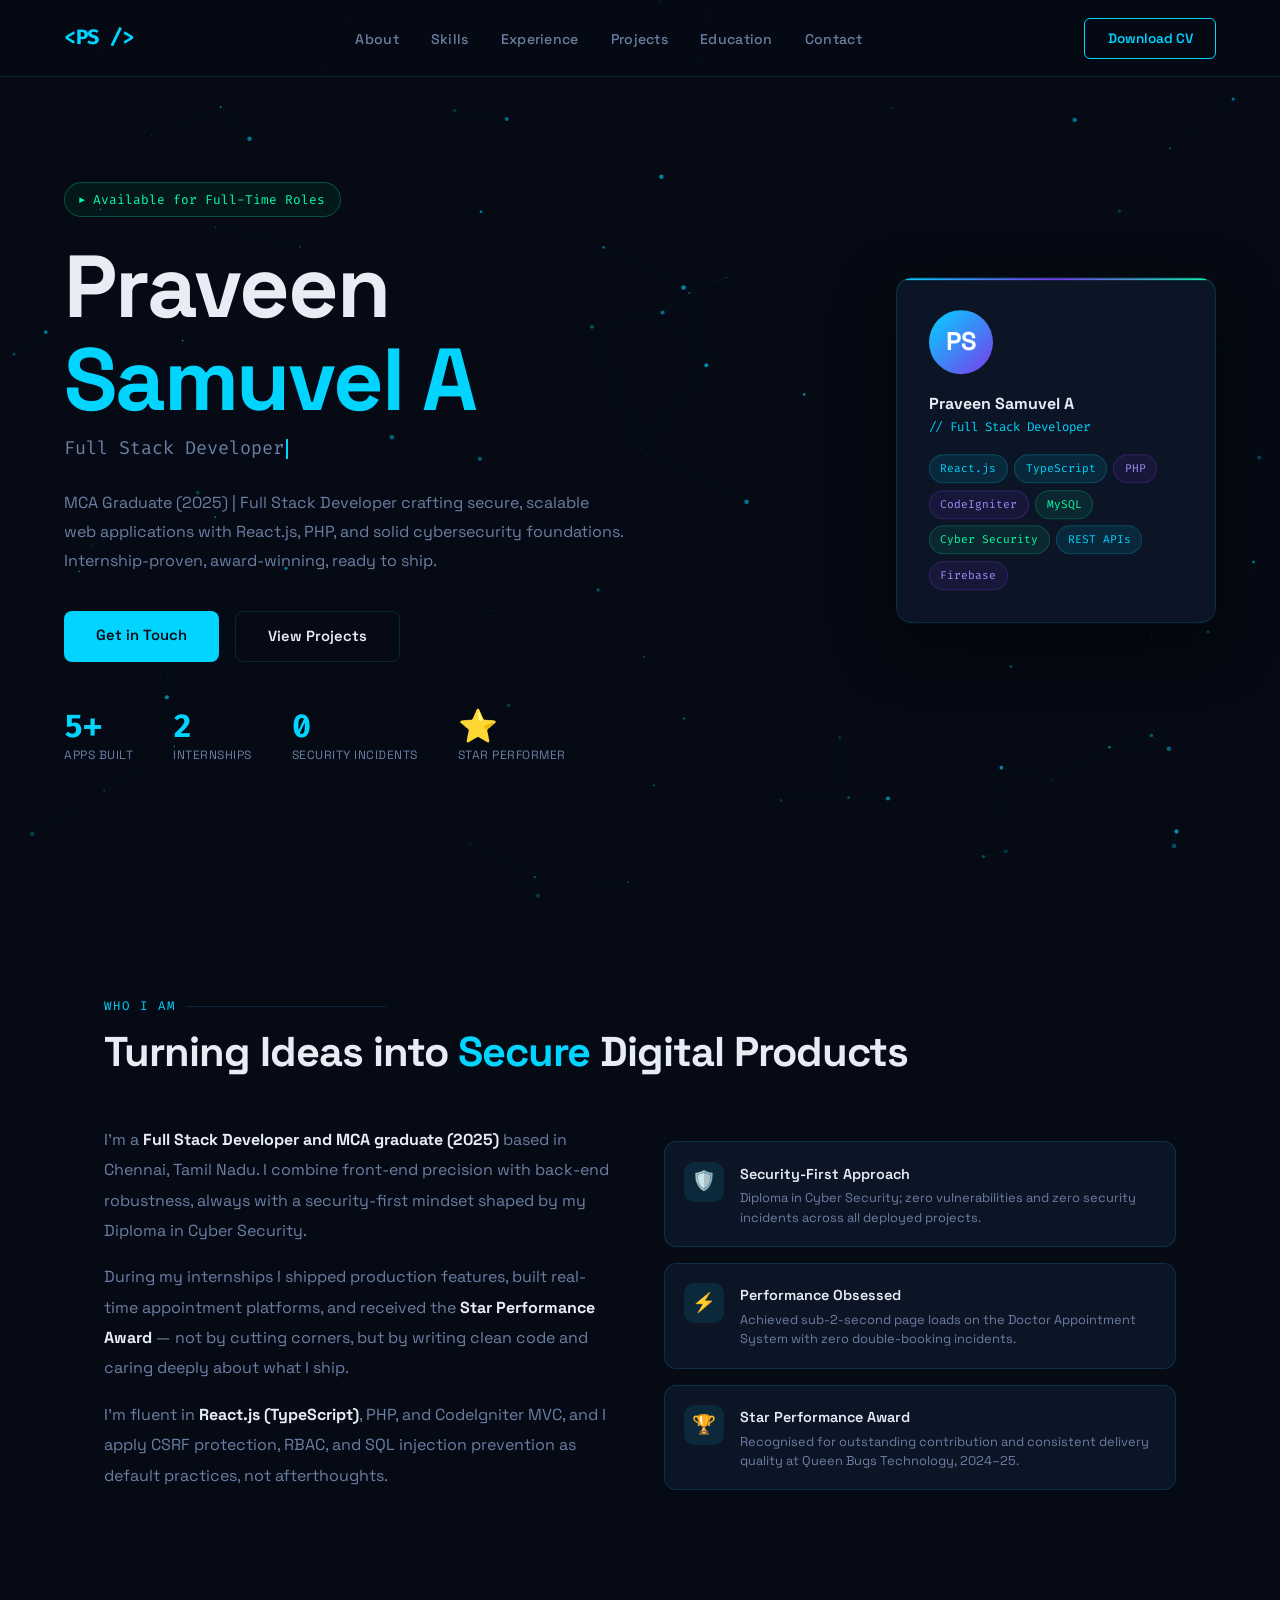
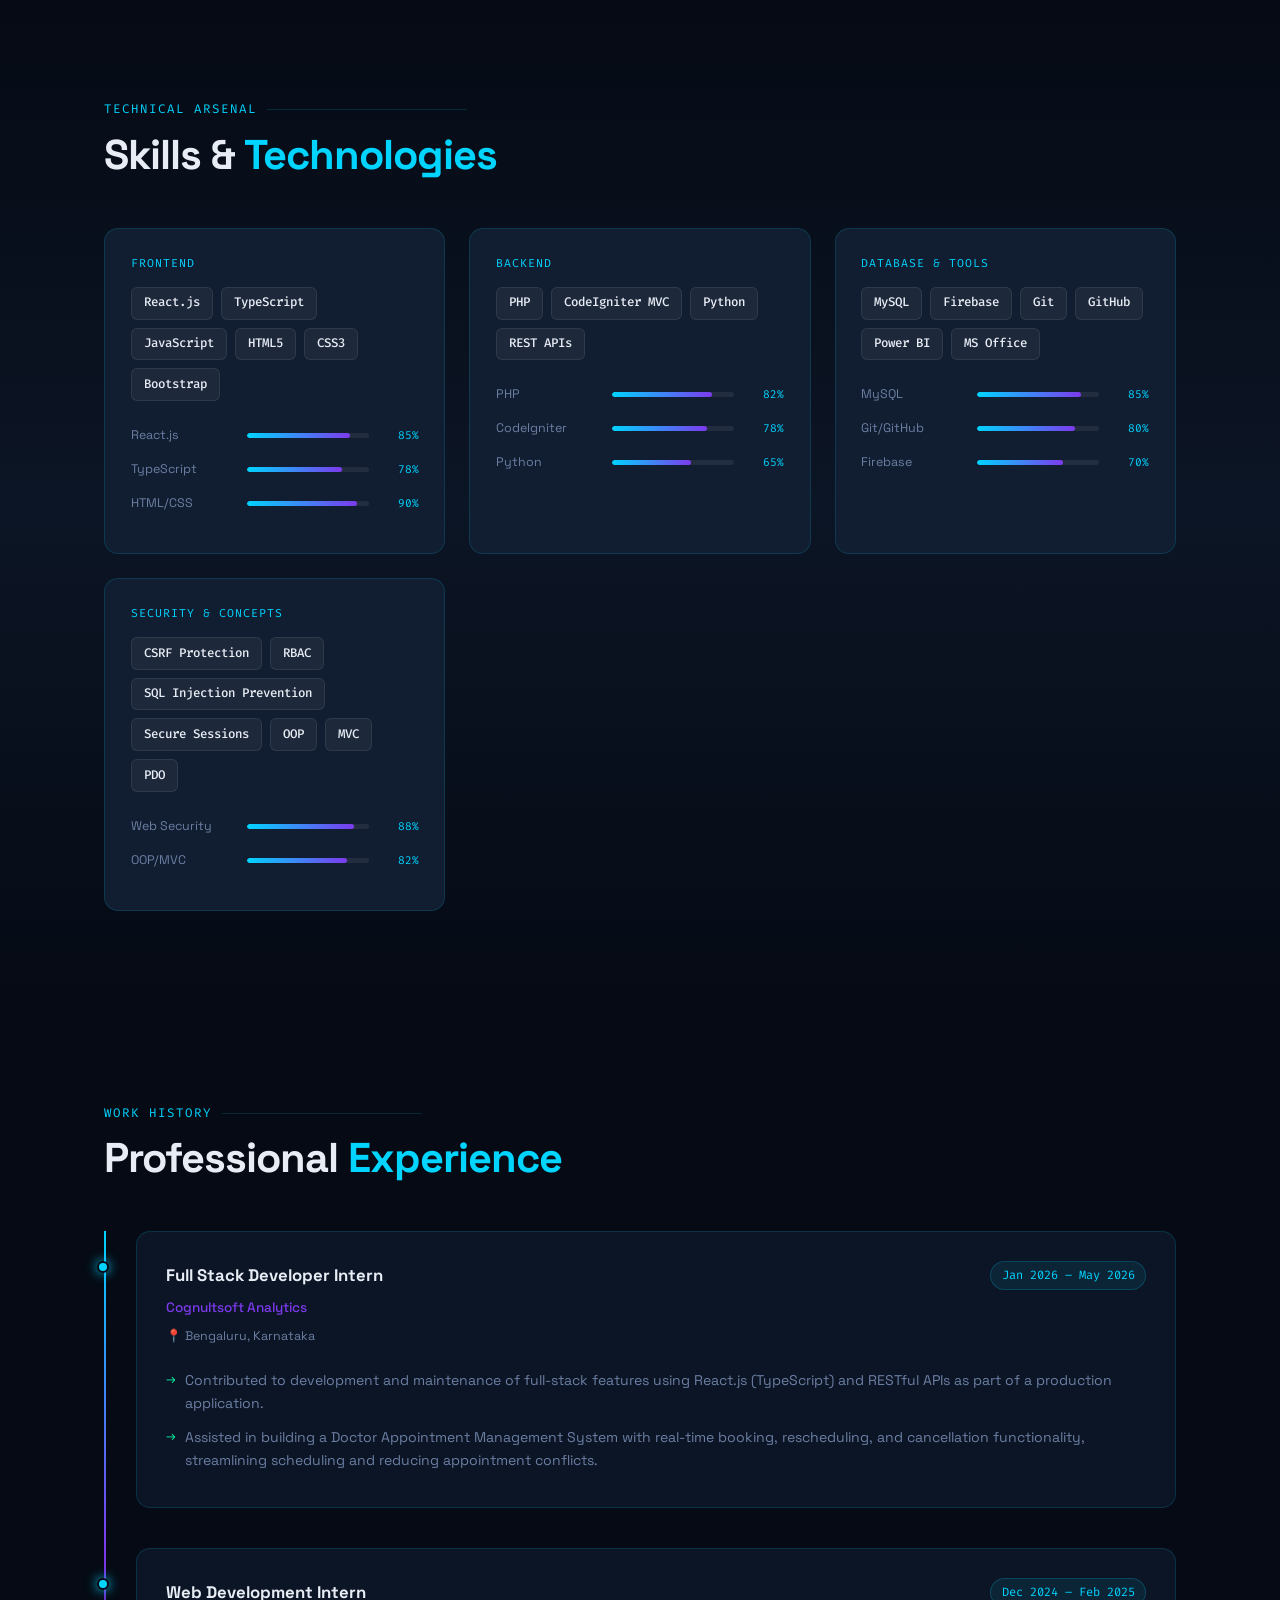
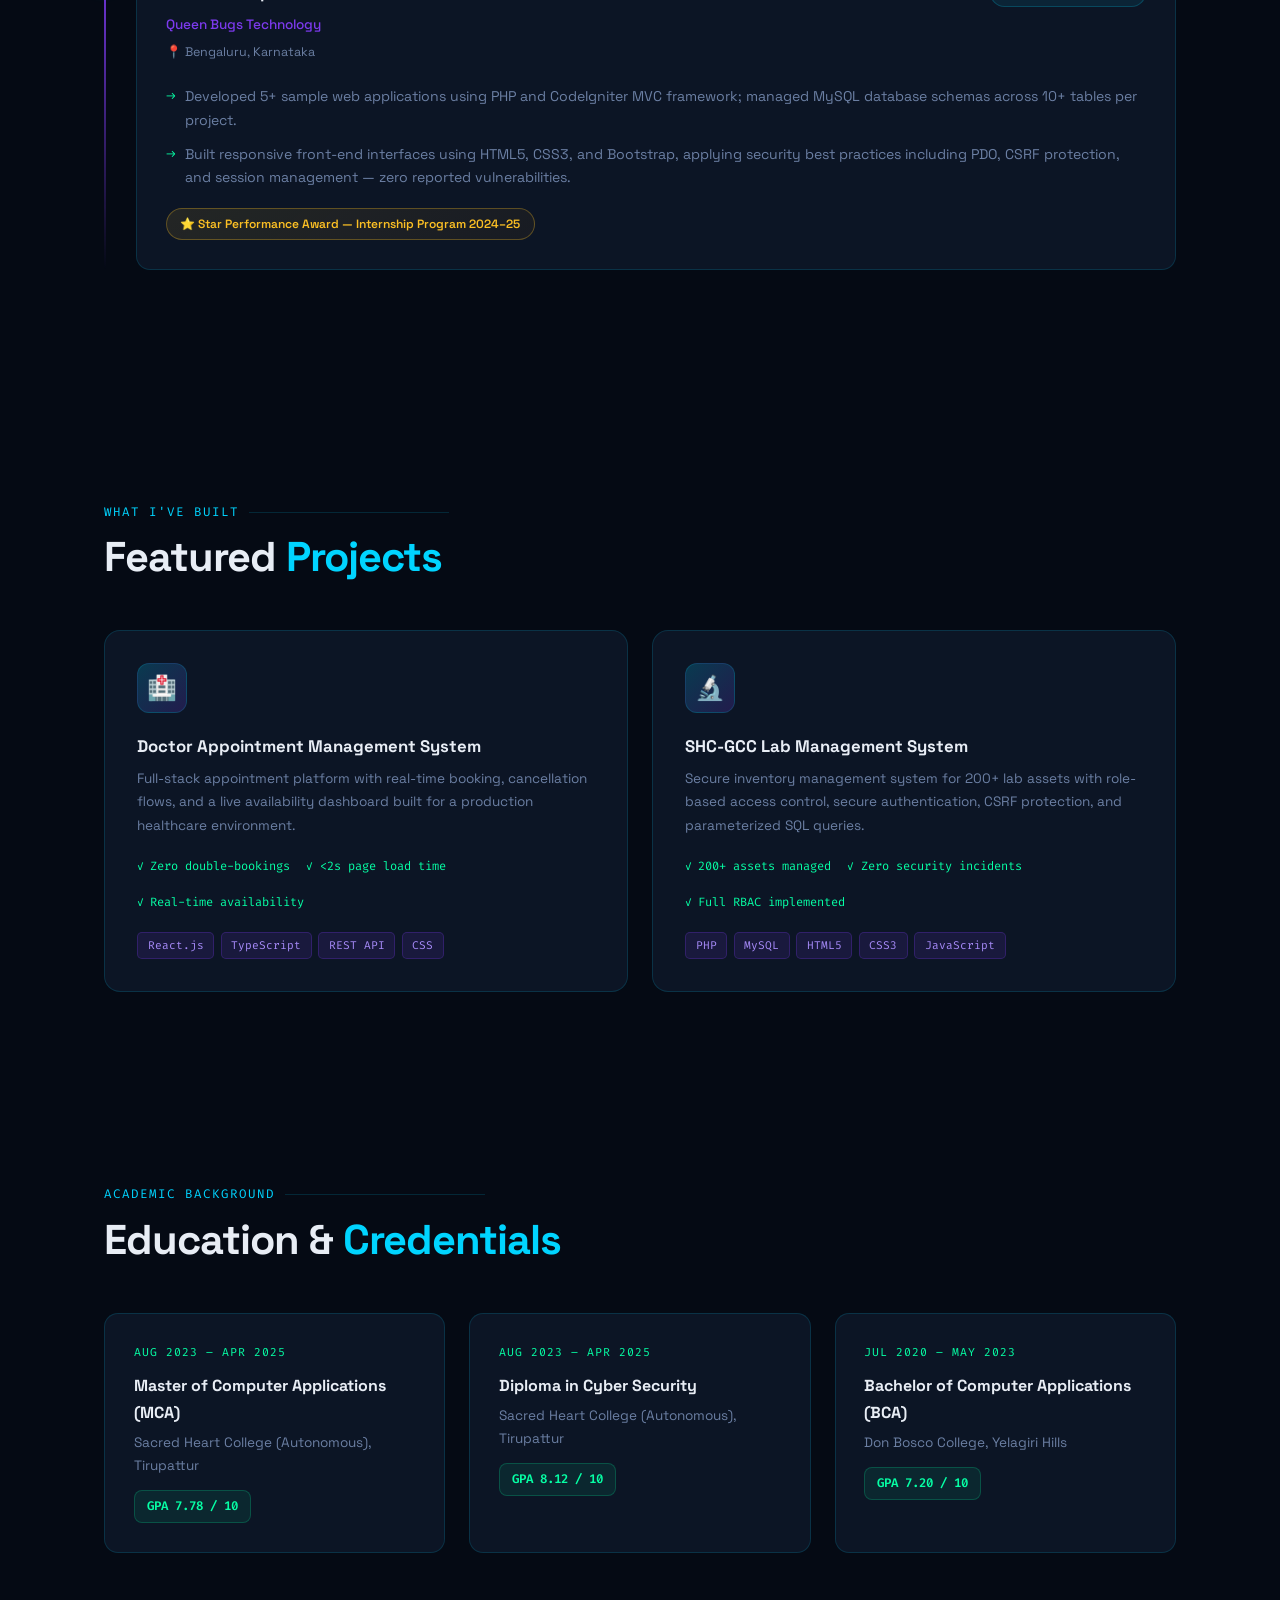
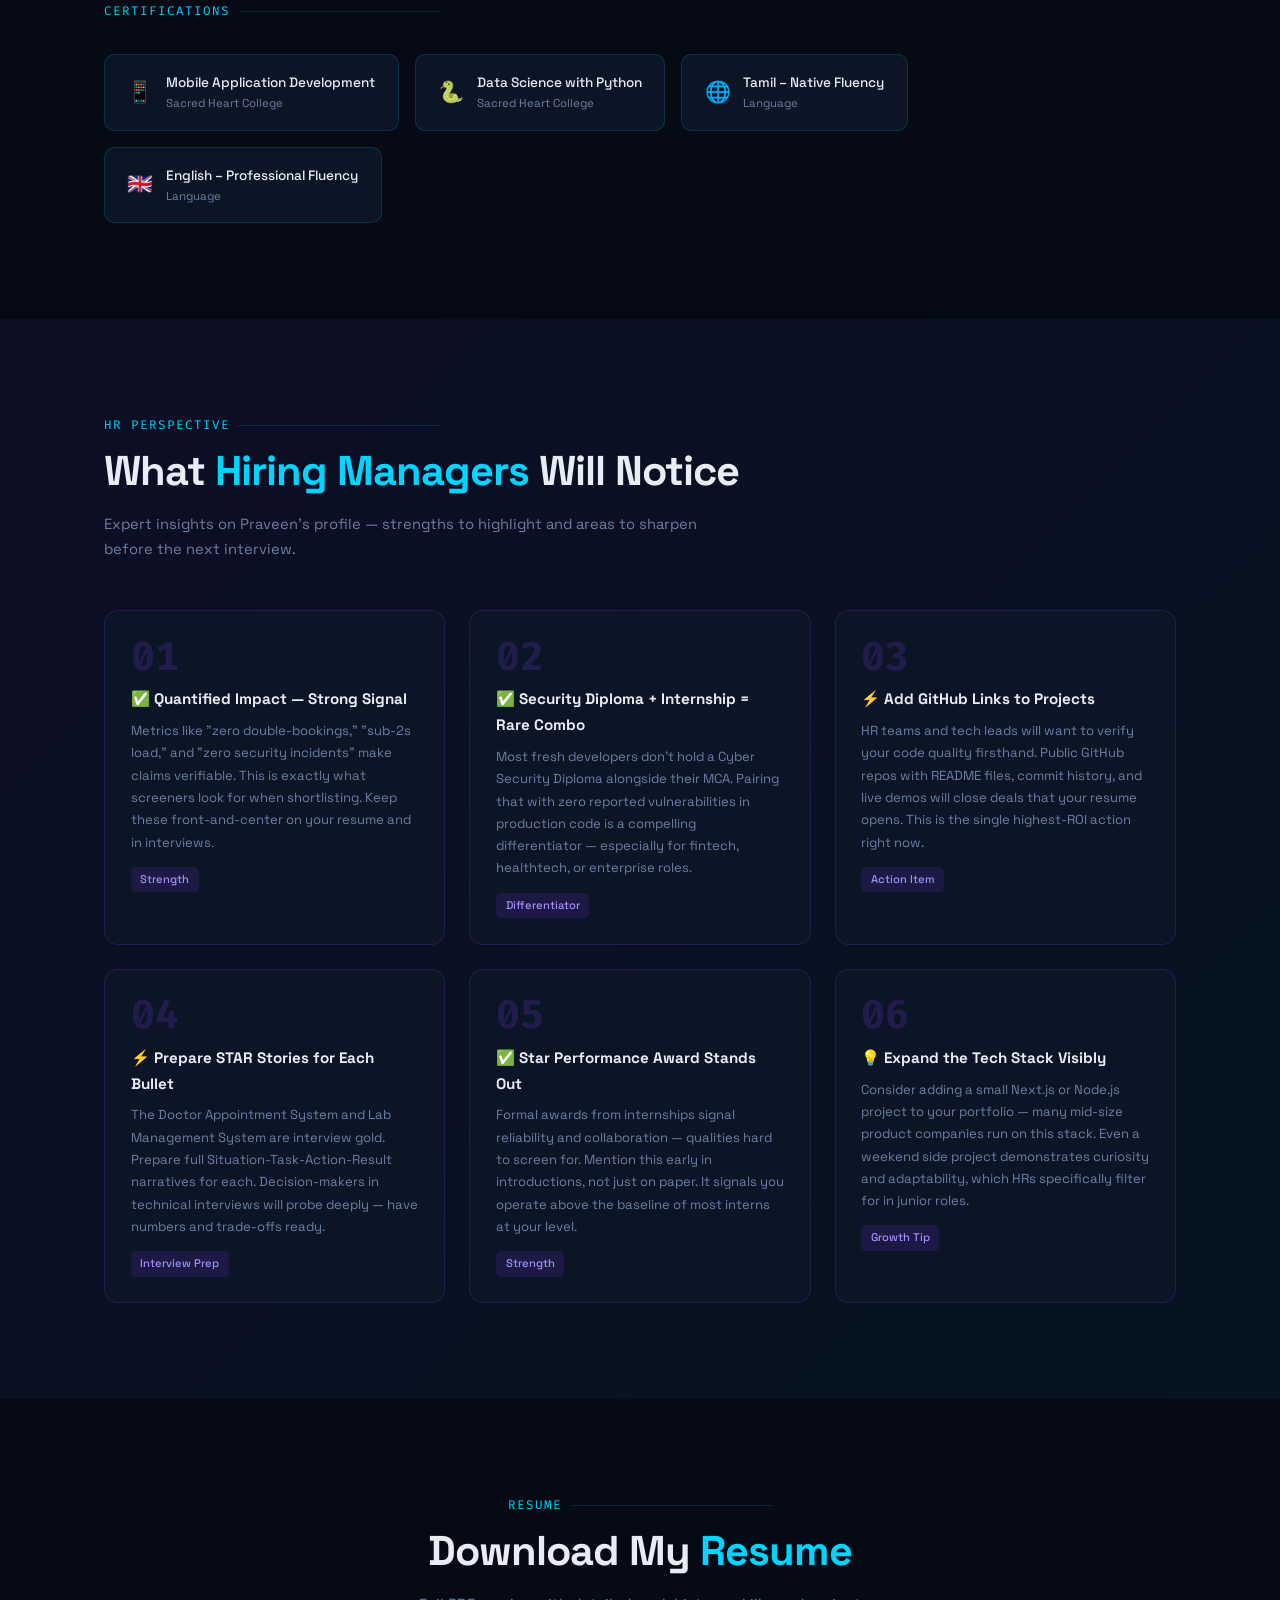
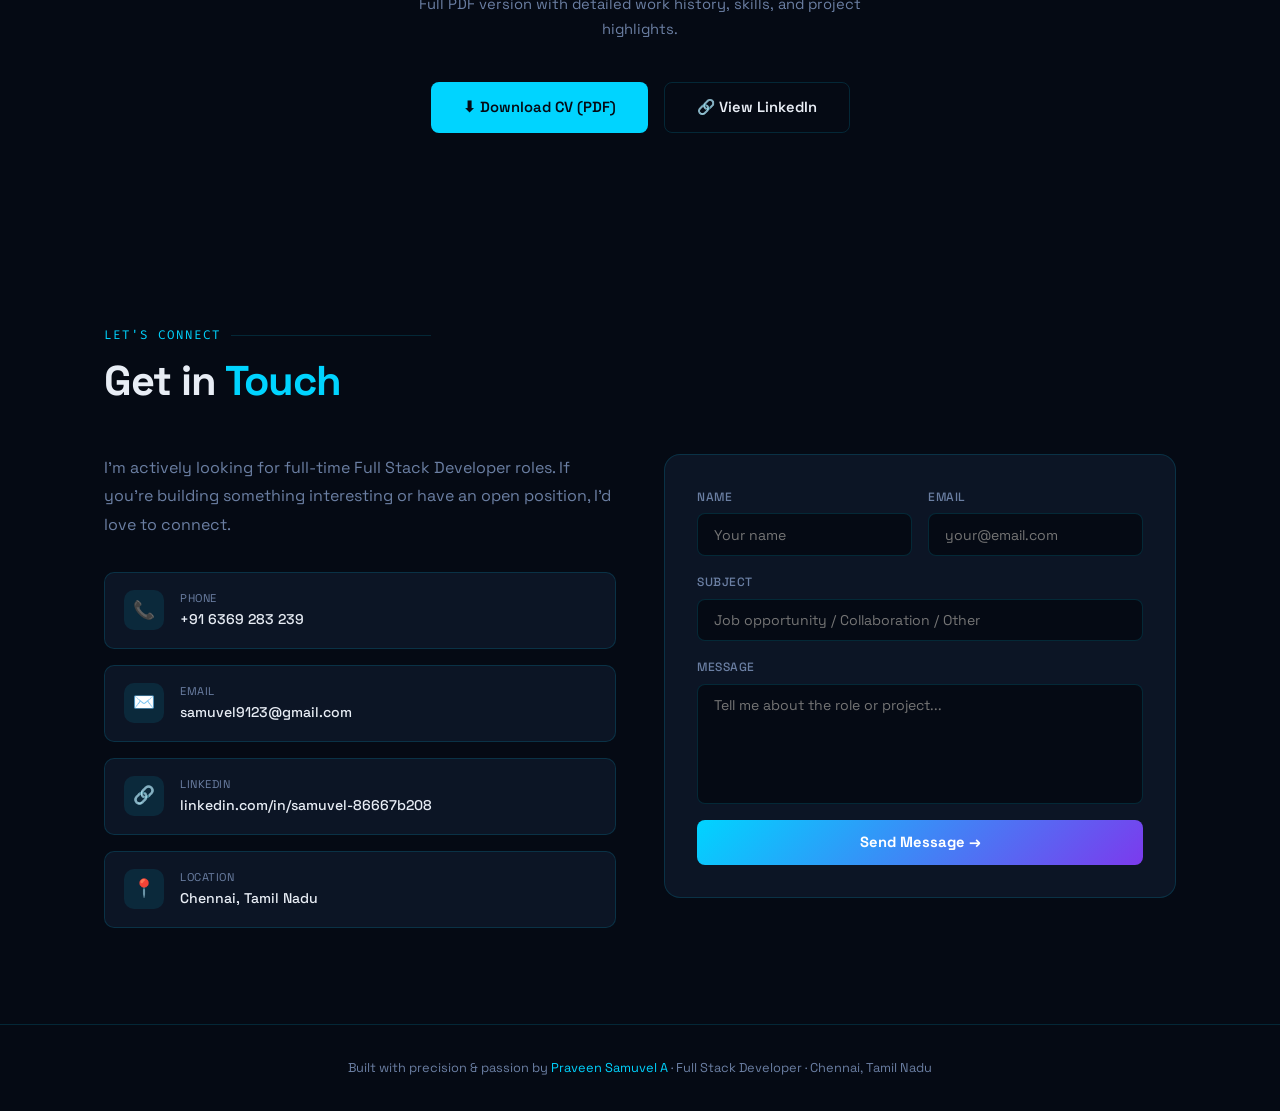
<file: praveen_portfolio.html>
<!DOCTYPE html>
<html lang="en">
<head>
<meta charset="UTF-8" />
<meta name="viewport" content="width=device-width, initial-scale=1.0" />
<title>Praveen Samuvel A — Full Stack Developer | Cloud</title>
<link href="https://fonts.googleapis.com/css2?family=Space+Grotesk:wght@300;400;500;600;700&family=Fira+Code:wght@300;400;500&display=swap" rel="stylesheet" />
<style>
  :root {
    --bg: #050a14;
    --surface: #0c1525;
    --surface2: #111d30;
    --accent: #00d4ff;
    --accent2: #7c3aed;
    --accent3: #06ffa5;
    --text: #e8edf5;
    --muted: #6b7fa3;
    --border: rgba(0,212,255,0.15);
    --glow: 0 0 30px rgba(0,212,255,0.3);
    --glow2: 0 0 30px rgba(124,58,237,0.4);
  }
  *, *::before, *::after { box-sizing: border-box; margin: 0; padding: 0; }
  html { scroll-behavior: smooth; }
  body {
    background: var(--bg);
    color: var(--text);
    font-family: 'Space Grotesk', sans-serif;
    overflow-x: hidden;
    line-height: 1.7;
  }

  /* ─── CANVAS BG ─── */
  #bg-canvas {
    position: fixed; inset: 0; z-index: 0;
    pointer-events: none;
  }

  /* ─── NAV ─── */
  nav {
    position: fixed; top: 0; left: 0; right: 0; z-index: 100;
    display: flex; align-items: center; justify-content: space-between;
    padding: 1.1rem 5%;
    background: rgba(5,10,20,0.75);
    backdrop-filter: blur(18px);
    border-bottom: 1px solid var(--border);
  }
  .nav-logo {
    font-size: 1.3rem; font-weight: 700; letter-spacing: -0.5px;
    color: var(--accent);
    font-family: 'Fira Code', monospace;
  }
  .nav-links { display: flex; gap: 2rem; list-style: none; }
  .nav-links a {
    color: var(--muted); text-decoration: none; font-size: 0.88rem;
    font-weight: 500; letter-spacing: 0.3px; transition: color 0.25s;
    position: relative;
  }
  .nav-links a::after {
    content: ''; position: absolute; bottom: -3px; left: 0; width: 0; height: 1.5px;
    background: var(--accent); transition: width 0.3s;
  }
  .nav-links a:hover { color: var(--accent); }
  .nav-links a:hover::after { width: 100%; }
  .nav-cta {
    padding: 0.5rem 1.4rem; border-radius: 6px; font-size: 0.85rem;
    font-weight: 600; background: transparent;
    border: 1.5px solid var(--accent); color: var(--accent);
    cursor: pointer; transition: all 0.25s; text-decoration: none;
  }
  .nav-cta:hover { background: var(--accent); color: var(--bg); box-shadow: var(--glow); }

  /* ─── SECTIONS ─── */
  section { position: relative; z-index: 1; }

  /* ─── HERO ─── */
  #hero {
    min-height: 100vh; display: flex; align-items: center;
    padding: 8rem 5% 5rem;
    overflow: hidden;
  }
  .hero-inner { max-width: 760px; }
  .hero-tag {
    display: inline-flex; align-items: center; gap: 0.5rem;
    font-family: 'Fira Code', monospace; font-size: 0.8rem;
    color: var(--accent3); margin-bottom: 1.5rem;
    padding: 0.35rem 0.9rem; border: 1px solid rgba(6,255,165,0.25);
    border-radius: 99px; background: rgba(6,255,165,0.06);
  }
  .hero-tag::before { content: '▶'; font-size: 0.65rem; }
  h1.hero-name {
    font-size: clamp(3rem, 7vw, 5.5rem); font-weight: 700;
    line-height: 1.05; letter-spacing: -2px; margin-bottom: 0.4rem;
  }
  h1.hero-name span { color: var(--accent); }
  .hero-role {
    font-family: 'Fira Code', monospace; font-size: 1.15rem;
    color: var(--muted); margin-bottom: 1.6rem;
  }
  .hero-role .cursor {
    display: inline-block; width: 2px; height: 1.1em;
    background: var(--accent); margin-left: 2px;
    animation: blink 1s step-end infinite; vertical-align: middle;
  }
  @keyframes blink { 50% { opacity: 0; } }
  .hero-desc {
    font-size: 1rem; color: var(--muted); max-width: 560px;
    margin-bottom: 2.2rem; line-height: 1.8;
  }
  .hero-btns { display: flex; gap: 1rem; flex-wrap: wrap; }
  .btn-primary {
    padding: 0.75rem 2rem; border-radius: 8px; font-size: 0.92rem;
    font-weight: 600; background: var(--accent); color: var(--bg);
    border: none; cursor: pointer; transition: all 0.3s;
    text-decoration: none; display: inline-block;
  }
  .btn-primary:hover { transform: translateY(-2px); box-shadow: 0 8px 30px rgba(0,212,255,0.4); }
  .btn-secondary {
    padding: 0.75rem 2rem; border-radius: 8px; font-size: 0.92rem;
    font-weight: 600; background: transparent;
    border: 1.5px solid var(--border); color: var(--text);
    cursor: pointer; transition: all 0.3s; text-decoration: none;
    display: inline-block;
  }
  .btn-secondary:hover { border-color: var(--accent); color: var(--accent); transform: translateY(-2px); }
  .hero-stats {
    display: flex; gap: 2.5rem; margin-top: 3rem; flex-wrap: wrap;
  }
  .stat { display: flex; flex-direction: column; }
  .stat-val {
    font-size: 2rem; font-weight: 700; color: var(--accent);
    font-family: 'Fira Code', monospace; line-height: 1;
  }
  .stat-label { font-size: 0.75rem; color: var(--muted); margin-top: 0.2rem; letter-spacing: 0.5px; text-transform: uppercase; }

  /* 3D floating card in hero */
  .hero-card {
    position: absolute; right: 5%; top: 50%; transform: translateY(-50%);
    width: 320px; perspective: 1000px; display: none;
  }
  @media(min-width: 1024px) { .hero-card { display: block; } }
  .hero-card-inner {
    background: var(--surface);
    border: 1px solid var(--border);
    border-radius: 16px; padding: 2rem;
    transform-style: preserve-3d;
    animation: float3d 6s ease-in-out infinite;
    box-shadow: 0 20px 60px rgba(0,0,0,0.6), inset 0 1px 0 rgba(255,255,255,0.05);
    position: relative; overflow: hidden;
  }
  .hero-card-inner::before {
    content: ''; position: absolute; top: 0; left: 0; right: 0; height: 2px;
    background: linear-gradient(90deg, var(--accent), var(--accent2), var(--accent3));
  }
  @keyframes float3d {
    0%,100% { transform: rotateX(8deg) rotateY(-8deg) translateY(0); }
    25% { transform: rotateX(-4deg) rotateY(6deg) translateY(-12px); }
    50% { transform: rotateX(6deg) rotateY(10deg) translateY(-6px); }
    75% { transform: rotateX(-6deg) rotateY(-4deg) translateY(-16px); }
  }
  .card-avatar {
    width: 64px; height: 64px; border-radius: 50%;
    background: linear-gradient(135deg, var(--accent), var(--accent2));
    display: flex; align-items: center; justify-content: center;
    font-size: 1.6rem; font-weight: 700; color: white; margin-bottom: 1rem;
  }
  .card-name { font-weight: 700; font-size: 1rem; }
  .card-title { font-size: 0.78rem; color: var(--accent); margin-bottom: 1rem; font-family: 'Fira Code', monospace; }
  .card-chips { display: flex; flex-wrap: wrap; gap: 0.4rem; }
  .chip {
    padding: 0.25rem 0.65rem; border-radius: 99px; font-size: 0.7rem;
    background: rgba(0,212,255,0.1); border: 1px solid rgba(0,212,255,0.2);
    color: var(--accent); font-family: 'Fira Code', monospace;
  }
  .chip.p { background: rgba(124,58,237,0.1); border-color: rgba(124,58,237,0.25); color: #a78bfa; }
  .chip.g { background: rgba(6,255,165,0.08); border-color: rgba(6,255,165,0.2); color: var(--accent3); }

  /* ─── SECTION WRAPPER ─── */
  .section-wrap { padding: 6rem 5%; max-width: 1200px; margin: 0 auto; }
  .section-label {
    font-family: 'Fira Code', monospace; font-size: 0.78rem;
    color: var(--accent); letter-spacing: 2px; text-transform: uppercase;
    margin-bottom: 0.6rem; display: flex; align-items: center; gap: 0.6rem;
  }
  .section-label::after { content: ''; flex: 1; height: 1px; background: var(--border); max-width: 200px; }
  h2.section-title {
    font-size: clamp(1.8rem, 3.5vw, 2.6rem); font-weight: 700;
    letter-spacing: -1px; margin-bottom: 1rem; line-height: 1.2;
  }
  h2.section-title em { color: var(--accent); font-style: normal; }

  /* ─── ABOUT ─── */
  .about-grid { display: grid; grid-template-columns: 1fr 1fr; gap: 3rem; align-items: center; margin-top: 3rem; }
  @media(max-width: 768px) { .about-grid { grid-template-columns: 1fr; } }
  .about-text p { color: var(--muted); line-height: 1.9; margin-bottom: 1rem; }
  .about-text strong { color: var(--text); }
  .about-highlights { display: flex; flex-direction: column; gap: 1rem; }
  .highlight-item {
    display: flex; align-items: flex-start; gap: 1rem;
    padding: 1.2rem; border-radius: 12px; background: var(--surface);
    border: 1px solid var(--border); transition: all 0.3s;
  }
  .highlight-item:hover { border-color: var(--accent); transform: translateX(4px); box-shadow: var(--glow); }
  .hi-icon {
    width: 40px; height: 40px; border-radius: 10px; flex-shrink: 0;
    background: rgba(0,212,255,0.1); display: flex; align-items: center; justify-content: center;
    font-size: 1.2rem;
  }
  .hi-text h4 { font-size: 0.9rem; font-weight: 600; margin-bottom: 0.15rem; }
  .hi-text p { font-size: 0.8rem; color: var(--muted); line-height: 1.5; }

  /* ─── SKILLS ─── */
  #skills { background: linear-gradient(180deg, var(--bg) 0%, var(--surface) 50%, var(--bg) 100%); }
  .skills-grid { display: grid; grid-template-columns: repeat(auto-fit, minmax(280px, 1fr)); gap: 1.5rem; margin-top: 3rem; }
  .skill-card {
    padding: 1.6rem; border-radius: 14px;
    background: var(--surface2); border: 1px solid var(--border);
    transition: all 0.35s; position: relative; overflow: hidden;
  }
  .skill-card::before {
    content: ''; position: absolute; top: 0; left: 0; right: 0; height: 2px;
    background: linear-gradient(90deg, var(--accent), var(--accent2));
    transform: scaleX(0); transition: transform 0.35s;
  }
  .skill-card:hover::before { transform: scaleX(1); }
  .skill-card:hover { border-color: var(--accent); transform: translateY(-4px); box-shadow: 0 12px 40px rgba(0,0,0,0.4); }
  .skill-cat { font-size: 0.72rem; font-family: 'Fira Code', monospace; color: var(--accent); text-transform: uppercase; letter-spacing: 1px; margin-bottom: 0.8rem; }
  .skill-items { display: flex; flex-wrap: wrap; gap: 0.5rem; }
  .skill-tag {
    padding: 0.3rem 0.75rem; border-radius: 6px; font-size: 0.78rem;
    font-family: 'Fira Code', monospace; font-weight: 500;
    background: rgba(255,255,255,0.05); border: 1px solid rgba(255,255,255,0.08);
    color: var(--text); transition: all 0.2s;
  }
  .skill-tag:hover { background: rgba(0,212,255,0.12); border-color: rgba(0,212,255,0.3); color: var(--accent); }
  .skill-bar-wrap { margin-top: 1.5rem; }
  .skill-bar-row { display: flex; align-items: center; gap: 1rem; margin-bottom: 0.8rem; }
  .skill-bar-name { font-size: 0.78rem; color: var(--muted); width: 100px; flex-shrink: 0; }
  .skill-bar-track { flex: 1; height: 5px; background: rgba(255,255,255,0.07); border-radius: 99px; overflow: hidden; }
  .skill-bar-fill {
    height: 100%; border-radius: 99px;
    background: linear-gradient(90deg, var(--accent), var(--accent2));
    width: 0; transition: width 1.2s cubic-bezier(0.22, 1, 0.36, 1);
  }
  .skill-bar-pct { font-size: 0.7rem; color: var(--accent); font-family: 'Fira Code', monospace; width: 34px; text-align: right; }

  /* ─── EXPERIENCE ─── */
  .exp-timeline { margin-top: 3rem; position: relative; padding-left: 2rem; }
  .exp-timeline::before {
    content: ''; position: absolute; left: 0; top: 0; bottom: 0; width: 1.5px;
    background: linear-gradient(180deg, var(--accent), var(--accent2), transparent);
  }
  .exp-item {
    position: relative; margin-bottom: 2.5rem;
    padding: 1.8rem; border-radius: 14px;
    background: var(--surface); border: 1px solid var(--border);
    transition: all 0.35s;
  }
  .exp-item::before {
    content: ''; position: absolute; left: -2.5rem; top: 1.8rem;
    width: 12px; height: 12px; border-radius: 50%;
    background: var(--accent); border: 2px solid var(--bg);
    box-shadow: 0 0 12px var(--accent);
  }
  .exp-item:hover { border-color: var(--accent); box-shadow: var(--glow); transform: translateX(4px); }
  .exp-header { display: flex; justify-content: space-between; align-items: flex-start; flex-wrap: wrap; gap: 0.5rem; margin-bottom: 0.4rem; }
  .exp-role { font-size: 1.05rem; font-weight: 700; }
  .exp-period {
    font-size: 0.75rem; font-family: 'Fira Code', monospace;
    color: var(--accent); padding: 0.2rem 0.65rem;
    background: rgba(0,212,255,0.08); border-radius: 99px;
    border: 1px solid rgba(0,212,255,0.2);
  }
  .exp-company { font-size: 0.85rem; color: var(--accent2); margin-bottom: 0.4rem; font-weight: 500; }
  .exp-location { font-size: 0.78rem; color: var(--muted); margin-bottom: 1rem; }
  .exp-bullets { list-style: none; }
  .exp-bullets li {
    font-size: 0.88rem; color: var(--muted); padding: 0.35rem 0;
    padding-left: 1.2rem; position: relative; line-height: 1.65;
  }
  .exp-bullets li::before { content: '→'; position: absolute; left: 0; color: var(--accent3); font-size: 0.75rem; top: 0.42rem; }
  .award-badge {
    display: inline-flex; align-items: center; gap: 0.4rem;
    margin-top: 0.8rem; padding: 0.3rem 0.85rem;
    background: linear-gradient(135deg, rgba(251,191,36,0.1), rgba(245,158,11,0.05));
    border: 1px solid rgba(251,191,36,0.3); border-radius: 99px;
    font-size: 0.75rem; color: #fbbf24; font-weight: 600;
  }

  /* ─── PROJECTS ─── */
  .projects-grid { display: grid; grid-template-columns: repeat(auto-fit, minmax(340px, 1fr)); gap: 1.5rem; margin-top: 3rem; }
  .project-card {
    padding: 2rem; border-radius: 16px;
    background: var(--surface); border: 1px solid var(--border);
    transition: all 0.4s; position: relative; overflow: hidden;
    cursor: pointer;
  }
  .project-card::after {
    content: ''; position: absolute; inset: 0;
    background: radial-gradient(circle at 70% 20%, rgba(0,212,255,0.07) 0%, transparent 60%);
    opacity: 0; transition: opacity 0.4s;
  }
  .project-card:hover::after { opacity: 1; }
  .project-card:hover { border-color: var(--accent); transform: translateY(-6px); box-shadow: 0 20px 60px rgba(0,0,0,0.5); }
  .proj-icon {
    width: 50px; height: 50px; border-radius: 12px;
    background: linear-gradient(135deg, rgba(0,212,255,0.2), rgba(124,58,237,0.2));
    display: flex; align-items: center; justify-content: center;
    font-size: 1.5rem; margin-bottom: 1.2rem;
    border: 1px solid var(--border);
  }
  .proj-title { font-size: 1.05rem; font-weight: 700; margin-bottom: 0.4rem; }
  .proj-desc { font-size: 0.85rem; color: var(--muted); line-height: 1.7; margin-bottom: 1.2rem; }
  .proj-metrics { display: flex; gap: 1rem; flex-wrap: wrap; margin-bottom: 1.2rem; }
  .metric {
    display: flex; align-items: center; gap: 0.4rem;
    font-size: 0.75rem; color: var(--accent3); font-family: 'Fira Code', monospace;
  }
  .metric::before { content: '✓'; font-size: 0.7rem; }
  .proj-stack { display: flex; flex-wrap: wrap; gap: 0.4rem; }
  .stack-tag {
    padding: 0.2rem 0.6rem; border-radius: 5px; font-size: 0.7rem;
    font-family: 'Fira Code', monospace; background: rgba(124,58,237,0.12);
    border: 1px solid rgba(124,58,237,0.25); color: #a78bfa;
  }

  /* ─── EDUCATION ─── */
  .edu-grid { display: grid; grid-template-columns: repeat(auto-fit, minmax(300px, 1fr)); gap: 1.5rem; margin-top: 3rem; }
  .edu-card {
    padding: 1.8rem; border-radius: 14px;
    background: var(--surface); border: 1px solid var(--border);
    transition: all 0.35s; position: relative; overflow: hidden;
  }
  .edu-card:hover { border-color: var(--accent2); transform: translateY(-4px); box-shadow: var(--glow2); }
  .edu-year {
    font-family: 'Fira Code', monospace; font-size: 0.72rem;
    color: var(--accent3); margin-bottom: 0.6rem;
    text-transform: uppercase; letter-spacing: 1px;
  }
  .edu-degree { font-size: 1rem; font-weight: 700; margin-bottom: 0.3rem; }
  .edu-school { font-size: 0.85rem; color: var(--muted); margin-bottom: 0.8rem; }
  .gpa-badge {
    display: inline-flex; align-items: center; gap: 0.4rem;
    padding: 0.3rem 0.75rem; border-radius: 8px; font-size: 0.78rem;
    background: rgba(6,255,165,0.08); border: 1px solid rgba(6,255,165,0.2);
    color: var(--accent3); font-family: 'Fira Code', monospace; font-weight: 600;
  }

  /* ─── CERTIFICATIONS ─── */
  .cert-list { display: flex; flex-wrap: wrap; gap: 1rem; margin-top: 2rem; }
  .cert-item {
    padding: 1rem 1.4rem; border-radius: 10px;
    background: var(--surface); border: 1px solid var(--border);
    transition: all 0.3s; display: flex; align-items: center; gap: 0.8rem;
  }
  .cert-item:hover { border-color: var(--accent); box-shadow: var(--glow); }
  .cert-icon { font-size: 1.3rem; }
  .cert-name { font-size: 0.85rem; font-weight: 500; }
  .cert-org { font-size: 0.72rem; color: var(--muted); }

  /* ─── HR TIPS ─── */
  #hr-tips { background: linear-gradient(135deg, rgba(124,58,237,0.08), rgba(0,212,255,0.05)); }
  .tips-grid { display: grid; grid-template-columns: repeat(auto-fit, minmax(280px, 1fr)); gap: 1.5rem; margin-top: 3rem; }
  .tip-card {
    padding: 1.6rem; border-radius: 14px;
    background: var(--surface); border: 1px solid rgba(124,58,237,0.2);
    transition: all 0.3s; position: relative;
  }
  .tip-card:hover { border-color: var(--accent2); transform: translateY(-4px); box-shadow: var(--glow2); }
  .tip-num {
    font-size: 2.5rem; font-weight: 700; font-family: 'Fira Code', monospace;
    color: rgba(124,58,237,0.2); line-height: 1; margin-bottom: 0.6rem;
  }
  .tip-title { font-size: 0.95rem; font-weight: 700; margin-bottom: 0.5rem; color: var(--text); }
  .tip-body { font-size: 0.82rem; color: var(--muted); line-height: 1.7; }
  .tip-tag {
    display: inline-block; margin-top: 0.8rem;
    padding: 0.2rem 0.6rem; border-radius: 5px; font-size: 0.7rem;
    background: rgba(124,58,237,0.15); color: #a78bfa; font-weight: 500;
  }

  /* ─── CONTACT ─── */
  .contact-grid { display: grid; grid-template-columns: 1fr 1fr; gap: 3rem; margin-top: 3rem; align-items: start; }
  @media(max-width: 768px) { .contact-grid { grid-template-columns: 1fr; } }
  .contact-info p { color: var(--muted); line-height: 1.8; margin-bottom: 2rem; }
  .contact-items { display: flex; flex-direction: column; gap: 1rem; }
  .contact-item {
    display: flex; align-items: center; gap: 1rem;
    padding: 1rem 1.2rem; border-radius: 10px;
    background: var(--surface); border: 1px solid var(--border);
    text-decoration: none; color: var(--text); transition: all 0.3s;
  }
  .contact-item:hover { border-color: var(--accent); box-shadow: var(--glow); color: var(--accent); }
  .ci-icon {
    width: 40px; height: 40px; border-radius: 10px; flex-shrink: 0;
    background: rgba(0,212,255,0.1); display: flex; align-items: center;
    justify-content: center; font-size: 1.1rem;
  }
  .ci-label { font-size: 0.7rem; color: var(--muted); text-transform: uppercase; letter-spacing: 0.5px; }
  .ci-val { font-size: 0.88rem; font-weight: 500; }
  .contact-form { background: var(--surface); border: 1px solid var(--border); border-radius: 16px; padding: 2rem; }
  .form-row { display: grid; grid-template-columns: 1fr 1fr; gap: 1rem; }
  .form-group { display: flex; flex-direction: column; gap: 0.4rem; margin-bottom: 1rem; }
  .form-group label { font-size: 0.75rem; color: var(--muted); font-weight: 500; letter-spacing: 0.5px; }
  .form-group input, .form-group textarea {
    background: var(--bg); border: 1px solid var(--border); color: var(--text);
    padding: 0.7rem 1rem; border-radius: 8px; font-family: 'Space Grotesk', sans-serif;
    font-size: 0.88rem; outline: none; transition: border-color 0.25s, box-shadow 0.25s;
    resize: none;
  }
  .form-group input:focus, .form-group textarea:focus {
    border-color: var(--accent); box-shadow: 0 0 0 3px rgba(0,212,255,0.1);
  }
  .form-group textarea { min-height: 120px; }
  .btn-submit {
    width: 100%; padding: 0.85rem; border-radius: 8px; font-size: 0.92rem;
    font-weight: 700; background: linear-gradient(135deg, var(--accent), var(--accent2));
    color: white; border: none; cursor: pointer; transition: all 0.3s;
    font-family: 'Space Grotesk', sans-serif;
  }
  .btn-submit:hover { transform: translateY(-2px); box-shadow: 0 8px 30px rgba(0,212,255,0.35); }

  /* ─── FOOTER ─── */
  footer {
    padding: 2rem 5%; text-align: center;
    border-top: 1px solid var(--border); position: relative; z-index: 1;
  }
  footer p { font-size: 0.8rem; color: var(--muted); }
  footer span { color: var(--accent); }

  /* ─── SCROLL REVEAL ─── */
  .reveal { opacity: 0; transform: translateY(30px); transition: opacity 0.7s, transform 0.7s; }
  .reveal.visible { opacity: 1; transform: translateY(0); }

  /* ─── MOBILE ─── */
  @media(max-width: 600px) {
    .nav-links { display: none; }
    .form-row { grid-template-columns: 1fr; }
    .hero-stats { gap: 1.5rem; }
  }

  /* ─── SCROLLBAR ─── */
  ::-webkit-scrollbar { width: 5px; }
  ::-webkit-scrollbar-track { background: var(--bg); }
  ::-webkit-scrollbar-thumb { background: var(--accent); border-radius: 99px; }
</style>
</head>
<body>

<canvas id="bg-canvas"></canvas>

<!-- NAV -->
<nav>
  <div class="nav-logo">&lt;PS /&gt;</div>
  <ul class="nav-links">
    <li><a href="#about">About</a></li>
    <li><a href="#skills">Skills</a></li>
    <li><a href="#experience">Experience</a></li>
    <li><a href="#projects">Projects</a></li>
    <li><a href="#education">Education</a></li>
    <li><a href="#contact">Contact</a></li>
  </ul>
  <a class="nav-cta" href="#resume">Download CV</a>
</nav>

<!-- HERO -->
<section id="hero">
  <div class="hero-inner reveal">
    <div class="hero-tag">Available for Full-Time Roles</div>
    <h1 class="hero-name">Praveen<br/><span>Samuvel A</span></h1>
    <div class="hero-role">
      <span id="typed-role"></span><span class="cursor"></span>
    </div>
    <p class="hero-desc">MCA Graduate (2025) | Full Stack Developer crafting secure, scalable web applications with React.js, PHP, and solid cybersecurity foundations. Internship-proven, award-winning, ready to ship.</p>
    <div class="hero-btns">
      <a class="btn-primary" href="#contact">Get in Touch</a>
      <a class="btn-secondary" href="#projects">View Projects</a>
    </div>
    <div class="hero-stats">
      <div class="stat"><span class="stat-val">5+</span><span class="stat-label">Apps Built</span></div>
      <div class="stat"><span class="stat-val">2</span><span class="stat-label">Internships</span></div>
      <div class="stat"><span class="stat-val">0</span><span class="stat-label">Security Incidents</span></div>
      <div class="stat"><span class="stat-val">⭐</span><span class="stat-label">Star Performer</span></div>
    </div>
  </div>
  <div class="hero-card">
    <div class="hero-card-inner">
      <div class="card-avatar">PS</div>
      <div class="card-name">Praveen Samuvel A</div>
      <div class="card-title">// Full Stack Developer</div>
      <div class="card-chips">
        <span class="chip">React.js</span>
        <span class="chip">TypeScript</span>
        <span class="chip p">PHP</span>
        <span class="chip p">CodeIgniter</span>
        <span class="chip g">MySQL</span>
        <span class="chip g">Cyber Security</span>
        <span class="chip">REST APIs</span>
        <span class="chip p">Firebase</span>
      </div>
    </div>
  </div>
</section>

<!-- ABOUT -->
<section id="about">
  <div class="section-wrap">
    <div class="section-label">Who I Am</div>
    <h2 class="section-title">Turning Ideas into <em>Secure</em> Digital Products</h2>
    <div class="about-grid reveal">
      <div class="about-text">
        <p>I'm a <strong>Full Stack Developer and MCA graduate (2025)</strong> based in Chennai, Tamil Nadu. I combine front-end precision with back-end robustness, always with a security-first mindset shaped by my Diploma in Cyber Security.</p>
        <p>During my internships I shipped production features, built real-time appointment platforms, and received the <strong>Star Performance Award</strong> — not by cutting corners, but by writing clean code and caring deeply about what I ship.</p>
        <p>I'm fluent in <strong>React.js (TypeScript)</strong>, PHP, and CodeIgniter MVC, and I apply CSRF protection, RBAC, and SQL injection prevention as default practices, not afterthoughts.</p>
      </div>
      <div class="about-highlights">
        <div class="highlight-item">
          <div class="hi-icon">🛡️</div>
          <div class="hi-text">
            <h4>Security-First Approach</h4>
            <p>Diploma in Cyber Security; zero vulnerabilities and zero security incidents across all deployed projects.</p>
          </div>
        </div>
        <div class="highlight-item">
          <div class="hi-icon">⚡</div>
          <div class="hi-text">
            <h4>Performance Obsessed</h4>
            <p>Achieved sub-2-second page loads on the Doctor Appointment System with zero double-booking incidents.</p>
          </div>
        </div>
        <div class="highlight-item">
          <div class="hi-icon">🏆</div>
          <div class="hi-text">
            <h4>Star Performance Award</h4>
            <p>Recognised for outstanding contribution and consistent delivery quality at Queen Bugs Technology, 2024–25.</p>
          </div>
        </div>
      </div>
    </div>
  </div>
</section>

<!-- SKILLS -->
<section id="skills">
  <div class="section-wrap">
    <div class="section-label">Technical Arsenal</div>
    <h2 class="section-title">Skills &amp; <em>Technologies</em></h2>
    <div class="skills-grid reveal">
      <div class="skill-card">
        <div class="skill-cat">Frontend</div>
        <div class="skill-items">
          <span class="skill-tag">React.js</span>
          <span class="skill-tag">TypeScript</span>
          <span class="skill-tag">JavaScript</span>
          <span class="skill-tag">HTML5</span>
          <span class="skill-tag">CSS3</span>
          <span class="skill-tag">Bootstrap</span>
        </div>
        <div class="skill-bar-wrap">
          <div class="skill-bar-row"><div class="skill-bar-name">React.js</div><div class="skill-bar-track"><div class="skill-bar-fill" data-w="85"></div></div><div class="skill-bar-pct">85%</div></div>
          <div class="skill-bar-row"><div class="skill-bar-name">TypeScript</div><div class="skill-bar-track"><div class="skill-bar-fill" data-w="78"></div></div><div class="skill-bar-pct">78%</div></div>
          <div class="skill-bar-row"><div class="skill-bar-name">HTML/CSS</div><div class="skill-bar-track"><div class="skill-bar-fill" data-w="90"></div></div><div class="skill-bar-pct">90%</div></div>
        </div>
      </div>
      <div class="skill-card">
        <div class="skill-cat">Backend</div>
        <div class="skill-items">
          <span class="skill-tag">PHP</span>
          <span class="skill-tag">CodeIgniter MVC</span>
          <span class="skill-tag">Python</span>
          <span class="skill-tag">REST APIs</span>
        </div>
        <div class="skill-bar-wrap">
          <div class="skill-bar-row"><div class="skill-bar-name">PHP</div><div class="skill-bar-track"><div class="skill-bar-fill" data-w="82"></div></div><div class="skill-bar-pct">82%</div></div>
          <div class="skill-bar-row"><div class="skill-bar-name">CodeIgniter</div><div class="skill-bar-track"><div class="skill-bar-fill" data-w="78"></div></div><div class="skill-bar-pct">78%</div></div>
          <div class="skill-bar-row"><div class="skill-bar-name">Python</div><div class="skill-bar-track"><div class="skill-bar-fill" data-w="65"></div></div><div class="skill-bar-pct">65%</div></div>
        </div>
      </div>
      <div class="skill-card">
        <div class="skill-cat">Database & Tools</div>
        <div class="skill-items">
          <span class="skill-tag">MySQL</span>
          <span class="skill-tag">Firebase</span>
          <span class="skill-tag">Git</span>
          <span class="skill-tag">GitHub</span>
          <span class="skill-tag">Power BI</span>
          <span class="skill-tag">MS Office</span>
        </div>
        <div class="skill-bar-wrap">
          <div class="skill-bar-row"><div class="skill-bar-name">MySQL</div><div class="skill-bar-track"><div class="skill-bar-fill" data-w="85"></div></div><div class="skill-bar-pct">85%</div></div>
          <div class="skill-bar-row"><div class="skill-bar-name">Git/GitHub</div><div class="skill-bar-track"><div class="skill-bar-fill" data-w="80"></div></div><div class="skill-bar-pct">80%</div></div>
          <div class="skill-bar-row"><div class="skill-bar-name">Firebase</div><div class="skill-bar-track"><div class="skill-bar-fill" data-w="70"></div></div><div class="skill-bar-pct">70%</div></div>
        </div>
      </div>
      <div class="skill-card">
        <div class="skill-cat">Security & Concepts</div>
        <div class="skill-items">
          <span class="skill-tag">CSRF Protection</span>
          <span class="skill-tag">RBAC</span>
          <span class="skill-tag">SQL Injection Prevention</span>
          <span class="skill-tag">Secure Sessions</span>
          <span class="skill-tag">OOP</span>
          <span class="skill-tag">MVC</span>
          <span class="skill-tag">PDO</span>
        </div>
        <div class="skill-bar-wrap">
          <div class="skill-bar-row"><div class="skill-bar-name">Web Security</div><div class="skill-bar-track"><div class="skill-bar-fill" data-w="88"></div></div><div class="skill-bar-pct">88%</div></div>
          <div class="skill-bar-row"><div class="skill-bar-name">OOP/MVC</div><div class="skill-bar-track"><div class="skill-bar-fill" data-w="82"></div></div><div class="skill-bar-pct">82%</div></div>
        </div>
      </div>
    </div>
  </div>
</section>

<!-- EXPERIENCE -->
<section id="experience">
  <div class="section-wrap">
    <div class="section-label">Work History</div>
    <h2 class="section-title">Professional <em>Experience</em></h2>
    <div class="exp-timeline reveal">
      <div class="exp-item">
        <div class="exp-header">
          <div class="exp-role">Full Stack Developer Intern</div>
          <div class="exp-period">Jan 2026 – May 2026</div>
        </div>
        <div class="exp-company">Cognultsoft Analytics</div>
        <div class="exp-location">📍 Bengaluru, Karnataka</div>
        <ul class="exp-bullets">
          <li>Contributed to development and maintenance of full-stack features using React.js (TypeScript) and RESTful APIs as part of a production application.</li>
          <li>Assisted in building a Doctor Appointment Management System with real-time booking, rescheduling, and cancellation functionality, streamlining scheduling and reducing appointment conflicts.</li>
        </ul>
      </div>
      <div class="exp-item">
        <div class="exp-header">
          <div class="exp-role">Web Development Intern</div>
          <div class="exp-period">Dec 2024 – Feb 2025</div>
        </div>
        <div class="exp-company">Queen Bugs Technology</div>
        <div class="exp-location">📍 Bengaluru, Karnataka</div>
        <ul class="exp-bullets">
          <li>Developed 5+ sample web applications using PHP and CodeIgniter MVC framework; managed MySQL database schemas across 10+ tables per project.</li>
          <li>Built responsive front-end interfaces using HTML5, CSS3, and Bootstrap, applying security best practices including PDO, CSRF protection, and session management — zero reported vulnerabilities.</li>
        </ul>
        <div class="award-badge">⭐ Star Performance Award — Internship Program 2024–25</div>
      </div>
    </div>
  </div>
</section>

<!-- PROJECTS -->
<section id="projects">
  <div class="section-wrap">
    <div class="section-label">What I've Built</div>
    <h2 class="section-title">Featured <em>Projects</em></h2>
    <div class="projects-grid reveal">
      <div class="project-card">
        <div class="proj-icon">🏥</div>
        <div class="proj-title">Doctor Appointment Management System</div>
        <div class="proj-desc">Full-stack appointment platform with real-time booking, cancellation flows, and a live availability dashboard built for a production healthcare environment.</div>
        <div class="proj-metrics">
          <div class="metric">Zero double-bookings</div>
          <div class="metric">&lt;2s page load time</div>
          <div class="metric">Real-time availability</div>
        </div>
        <div class="proj-stack">
          <span class="stack-tag">React.js</span>
          <span class="stack-tag">TypeScript</span>
          <span class="stack-tag">REST API</span>
          <span class="stack-tag">CSS</span>
        </div>
      </div>
      <div class="project-card">
        <div class="proj-icon">🔬</div>
        <div class="proj-title">SHC-GCC Lab Management System</div>
        <div class="proj-desc">Secure inventory management system for 200+ lab assets with role-based access control, secure authentication, CSRF protection, and parameterized SQL queries.</div>
        <div class="proj-metrics">
          <div class="metric">200+ assets managed</div>
          <div class="metric">Zero security incidents</div>
          <div class="metric">Full RBAC implemented</div>
        </div>
        <div class="proj-stack">
          <span class="stack-tag">PHP</span>
          <span class="stack-tag">MySQL</span>
          <span class="stack-tag">HTML5</span>
          <span class="stack-tag">CSS3</span>
          <span class="stack-tag">JavaScript</span>
        </div>
      </div>
    </div>
  </div>
</section>

<!-- EDUCATION -->
<section id="education">
  <div class="section-wrap">
    <div class="section-label">Academic Background</div>
    <h2 class="section-title">Education &amp; <em>Credentials</em></h2>
    <div class="edu-grid reveal">
      <div class="edu-card">
        <div class="edu-year">Aug 2023 – Apr 2025</div>
        <div class="edu-degree">Master of Computer Applications (MCA)</div>
        <div class="edu-school">Sacred Heart College (Autonomous), Tirupattur</div>
        <div class="gpa-badge">GPA 7.78 / 10</div>
      </div>
      <div class="edu-card">
        <div class="edu-year">Aug 2023 – Apr 2025</div>
        <div class="edu-degree">Diploma in Cyber Security</div>
        <div class="edu-school">Sacred Heart College (Autonomous), Tirupattur</div>
        <div class="gpa-badge">GPA 8.12 / 10</div>
      </div>
      <div class="edu-card">
        <div class="edu-year">Jul 2020 – May 2023</div>
        <div class="edu-degree">Bachelor of Computer Applications (BCA)</div>
        <div class="edu-school">Don Bosco College, Yelagiri Hills</div>
        <div class="gpa-badge">GPA 7.20 / 10</div>
      </div>
    </div>

    <div style="margin-top: 3rem;">
      <div class="section-label">Certifications</div>
      <div class="cert-list reveal">
        <div class="cert-item">
          <div class="cert-icon">📱</div>
          <div><div class="cert-name">Mobile Application Development</div><div class="cert-org">Sacred Heart College</div></div>
        </div>
        <div class="cert-item">
          <div class="cert-icon">🐍</div>
          <div><div class="cert-name">Data Science with Python</div><div class="cert-org">Sacred Heart College</div></div>
        </div>
        <div class="cert-item">
          <div class="cert-icon">🌐</div>
          <div><div class="cert-name">Tamil – Native Fluency</div><div class="cert-org">Language</div></div>
        </div>
        <div class="cert-item">
          <div class="cert-icon">🇬🇧</div>
          <div><div class="cert-name">English – Professional Fluency</div><div class="cert-org">Language</div></div>
        </div>
      </div>
    </div>
  </div>
</section>

<!-- HR EXPERT TIPS -->
<section id="hr-tips">
  <div class="section-wrap">
    <div class="section-label">HR Perspective</div>
    <h2 class="section-title">What <em>Hiring Managers</em> Will Notice</h2>
    <p style="color:var(--muted); max-width:600px; margin-top:0.5rem; font-size:0.92rem;">Expert insights on Praveen's profile — strengths to highlight and areas to sharpen before the next interview.</p>
    <div class="tips-grid reveal">
      <div class="tip-card">
        <div class="tip-num">01</div>
        <div class="tip-title">✅ Quantified Impact — Strong Signal</div>
        <div class="tip-body">Metrics like "zero double-bookings," "sub-2s load," and "zero security incidents" make claims verifiable. This is exactly what screeners look for when shortlisting. Keep these front-and-center on your resume and in interviews.</div>
        <span class="tip-tag">Strength</span>
      </div>
      <div class="tip-card">
        <div class="tip-num">02</div>
        <div class="tip-title">✅ Security Diploma + Internship = Rare Combo</div>
        <div class="tip-body">Most fresh developers don't hold a Cyber Security Diploma alongside their MCA. Pairing that with zero reported vulnerabilities in production code is a compelling differentiator — especially for fintech, healthtech, or enterprise roles.</div>
        <span class="tip-tag">Differentiator</span>
      </div>
      <div class="tip-card">
        <div class="tip-num">03</div>
        <div class="tip-title">⚡ Add GitHub Links to Projects</div>
        <div class="tip-body">HR teams and tech leads will want to verify your code quality firsthand. Public GitHub repos with README files, commit history, and live demos will close deals that your resume opens. This is the single highest-ROI action right now.</div>
        <span class="tip-tag">Action Item</span>
      </div>
      <div class="tip-card">
        <div class="tip-num">04</div>
        <div class="tip-title">⚡ Prepare STAR Stories for Each Bullet</div>
        <div class="tip-body">The Doctor Appointment System and Lab Management System are interview gold. Prepare full Situation-Task-Action-Result narratives for each. Decision-makers in technical interviews will probe deeply — have numbers and trade-offs ready.</div>
        <span class="tip-tag">Interview Prep</span>
      </div>
      <div class="tip-card">
        <div class="tip-num">05</div>
        <div class="tip-title">✅ Star Performance Award Stands Out</div>
        <div class="tip-body">Formal awards from internships signal reliability and collaboration — qualities hard to screen for. Mention this early in introductions, not just on paper. It signals you operate above the baseline of most interns at your level.</div>
        <span class="tip-tag">Strength</span>
      </div>
      <div class="tip-card">
        <div class="tip-num">06</div>
        <div class="tip-title">💡 Expand the Tech Stack Visibly</div>
        <div class="tip-body">Consider adding a small Next.js or Node.js project to your portfolio — many mid-size product companies run on this stack. Even a weekend side project demonstrates curiosity and adaptability, which HRs specifically filter for in junior roles.</div>
        <span class="tip-tag">Growth Tip</span>
      </div>
    </div>
  </div>
</section>

<!-- RESUME DOWNLOAD -->
<section id="resume">
  <div class="section-wrap" style="text-align:center;">
    <div class="section-label" style="justify-content:center;">Resume</div>
    <h2 class="section-title" style="text-align:center;">Download My <em>Resume</em></h2>
    <p style="color:var(--muted); max-width:480px; margin:0.8rem auto 2.5rem; font-size:0.92rem;">Full PDF version with detailed work history, skills, and project highlights.</p>
    <div style="display:flex; gap:1rem; justify-content:center; flex-wrap:wrap;" class="reveal">
      <a class="btn-primary" href="Praveen_Samuvel_CV.pdf" download style="display:inline-flex;align-items:center;gap:0.6rem;">
        ⬇ Download CV (PDF)
      </a>
      <a class="btn-secondary" href="https://linkedin.com/in/samuvel-86667b208" target="_blank" rel="noopener" style="display:inline-flex;align-items:center;gap:0.6rem;">
        🔗 View LinkedIn
      </a>
    </div>
  </div>
</section>

<!-- CONTACT -->
<section id="contact">
  <div class="section-wrap">
    <div class="section-label">Let's Connect</div>
    <h2 class="section-title">Get in <em>Touch</em></h2>
    <div class="contact-grid reveal">
      <div class="contact-info">
        <p>I'm actively looking for full-time Full Stack Developer roles. If you're building something interesting or have an open position, I'd love to connect.</p>
        <div class="contact-items">
          <a class="contact-item" href="tel:+916369283239">
            <div class="ci-icon">📞</div>
            <div><div class="ci-label">Phone</div><div class="ci-val">+91 6369 283 239</div></div>
          </a>
          <a class="contact-item" href="mailto:samuvel9123@gmail.com">
            <div class="ci-icon">✉️</div>
            <div><div class="ci-label">Email</div><div class="ci-val">samuvel9123@gmail.com</div></div>
          </a>
          <a class="contact-item" href="https://linkedin.com/in/samuvel-86667b208" target="_blank" rel="noopener">
            <div class="ci-icon">🔗</div>
            <div><div class="ci-label">LinkedIn</div><div class="ci-val">linkedin.com/in/samuvel-86667b208</div></div>
          </a>
          <div class="contact-item" style="cursor:default;">
            <div class="ci-icon">📍</div>
            <div><div class="ci-label">Location</div><div class="ci-val">Chennai, Tamil Nadu</div></div>
          </div>
        </div>
      </div>
      <div class="contact-form">
        <div class="form-row">
          <div class="form-group"><label>NAME</label><input type="text" placeholder="Your name" /></div>
          <div class="form-group"><label>EMAIL</label><input type="email" placeholder="your@email.com" /></div>
        </div>
        <div class="form-group"><label>SUBJECT</label><input type="text" placeholder="Job opportunity / Collaboration / Other" /></div>
        <div class="form-group"><label>MESSAGE</label><textarea placeholder="Tell me about the role or project..."></textarea></div>
        <button class="btn-submit" onclick="handleFormSubmit(this)">Send Message →</button>
      </div>
    </div>
  </div>
</section>

<!-- FOOTER -->
<footer>
  <p>Built with precision &amp; passion by <span>Praveen Samuvel A</span> · Full Stack Developer · Chennai, Tamil Nadu</p>
</footer>

<script>
/* ─── PARTICLE BG ─── */
const canvas = document.getElementById('bg-canvas');
const ctx = canvas.getContext('2d');
let W, H, particles = [], lines = [];
function resize() { W = canvas.width = innerWidth; H = canvas.height = innerHeight; }
resize(); window.addEventListener('resize', resize);

class Particle {
  constructor() { this.reset(); }
  reset() {
    this.x = Math.random() * W;
    this.y = Math.random() * H;
    this.vx = (Math.random() - 0.5) * 0.4;
    this.vy = (Math.random() - 0.5) * 0.4;
    this.r = Math.random() * 1.8 + 0.5;
    this.a = Math.random() * 0.5 + 0.2;
  }
  update() {
    this.x += this.vx; this.y += this.vy;
    if (this.x < 0 || this.x > W || this.y < 0 || this.y > H) this.reset();
  }
}
for (let i = 0; i < 90; i++) particles.push(new Particle());

let mouse = { x: W/2, y: H/2 };
window.addEventListener('mousemove', e => { mouse.x = e.clientX; mouse.y = e.clientY; });

function animate() {
  requestAnimationFrame(animate);
  ctx.clearRect(0, 0, W, H);
  particles.forEach(p => { p.update(); });
  for (let i = 0; i < particles.length; i++) {
    for (let j = i+1; j < particles.length; j++) {
      const dx = particles[i].x - particles[j].x;
      const dy = particles[i].y - particles[j].y;
      const dist = Math.sqrt(dx*dx + dy*dy);
      if (dist < 110) {
        ctx.beginPath();
        ctx.strokeStyle = `rgba(0,212,255,${0.12*(1-dist/110)})`;
        ctx.lineWidth = 0.6;
        ctx.moveTo(particles[i].x, particles[i].y);
        ctx.lineTo(particles[j].x, particles[j].y);
        ctx.stroke();
      }
    }
    const dx = particles[i].x - mouse.x;
    const dy = particles[i].y - mouse.y;
    const d = Math.sqrt(dx*dx + dy*dy);
    if (d < 160) {
      ctx.beginPath();
      ctx.strokeStyle = `rgba(0,212,255,${0.25*(1-d/160)})`;
      ctx.lineWidth = 0.8;
      ctx.moveTo(particles[i].x, particles[i].y);
      ctx.lineTo(mouse.x, mouse.y);
      ctx.stroke();
    }
    ctx.beginPath();
    ctx.arc(particles[i].x, particles[i].y, particles[i].r, 0, Math.PI*2);
    ctx.fillStyle = `rgba(0,212,255,${particles[i].a})`;
    ctx.fill();
  }
}
animate();

/* ─── TYPING EFFECT ─── */
const roles = ['Full Stack Developer', 'React.js Engineer', 'PHP & CodeIgniter Dev', 'Cyber Security Graduate', 'MCA 2025'];
let ri = 0, ci = 0, deleting = false;
const el = document.getElementById('typed-role');
function type() {
  const word = roles[ri];
  if (!deleting) {
    el.textContent = word.slice(0, ++ci);
    if (ci === word.length) { deleting = true; setTimeout(type, 1500); return; }
  } else {
    el.textContent = word.slice(0, --ci);
    if (ci === 0) { deleting = false; ri = (ri+1) % roles.length; }
  }
  setTimeout(type, deleting ? 60 : 100);
}
type();

/* ─── SCROLL REVEAL ─── */
const revealEls = document.querySelectorAll('.reveal');
const io = new IntersectionObserver(entries => {
  entries.forEach(e => { if (e.isIntersecting) { e.target.classList.add('visible'); } });
}, { threshold: 0.12 });
revealEls.forEach(el => io.observe(el));

/* ─── SKILL BAR ANIMATION ─── */
const barIO = new IntersectionObserver(entries => {
  entries.forEach(entry => {
    if (entry.isIntersecting) {
      entry.target.querySelectorAll('.skill-bar-fill').forEach(bar => {
        bar.style.width = bar.dataset.w + '%';
      });
    }
  });
}, { threshold: 0.3 });
document.querySelectorAll('.skill-card').forEach(c => barIO.observe(c));

/* ─── FORM SUBMIT ─── */
function handleFormSubmit(btn) {
  btn.textContent = '✓ Message Sent!';
  btn.style.background = 'linear-gradient(135deg, #06ffa5, #00d4ff)';
  btn.style.color = '#050a14';
  setTimeout(() => {
    btn.textContent = 'Send Message →';
    btn.style.background = '';
    btn.style.color = '';
  }, 3000);
}

/* ─── 3D TILT on project cards ─── */
document.querySelectorAll('.project-card, .skill-card').forEach(card => {
  card.addEventListener('mousemove', e => {
    const rect = card.getBoundingClientRect();
    const x = (e.clientX - rect.left) / rect.width - 0.5;
    const y = (e.clientY - rect.top) / rect.height - 0.5;
    card.style.transform = `perspective(600px) rotateX(${-y*8}deg) rotateY(${x*8}deg) translateY(-4px)`;
  });
  card.addEventListener('mouseleave', () => {
    card.style.transform = '';
  });
});
</script>
</body>
</html>
</file>
<file: css/style.css>
/* ═══════════════════════════════════════════════
   PRAVEEN SAMUVEL — PORTFOLIO STYLESHEET
   style.css
═══════════════════════════════════════════════ */

/* ── VARIABLES ── */
:root {
  --bg:        #04080f;
  --bg2:       #070d1a;
  --surface:   #0b1524;
  --surface2:  #0f1e32;
  --accent:    #00d4ff;
  --accent2:   #7c3aed;
  --accent3:   #06ffa5;
  --gold:      #fbbf24;
  --text:      #e8edf5;
  --muted:     #5a6e94;
  --border:    rgba(0,212,255,0.12);
  --glow:      0 0 40px rgba(0,212,255,0.25);
  --glow2:     0 0 40px rgba(124,58,237,0.35);
  --glow3:     0 0 40px rgba(6,255,165,0.2);
  --radius:    14px;
  --transition: 0.35s cubic-bezier(0.22,1,0.36,1);
}

/* ── RESET & BASE ── */
*, *::before, *::after { box-sizing: border-box; margin: 0; padding: 0; }
html { scroll-behavior: smooth; font-size: 16px; }
body {
  background: var(--bg);
  color: var(--text);
  font-family: 'Space Grotesk', sans-serif;
  overflow-x: hidden;
  line-height: 1.7;
}
::selection { background: rgba(0,212,255,0.2); color: var(--accent); }
::-webkit-scrollbar { width: 4px; }
::-webkit-scrollbar-track { background: var(--bg); }
::-webkit-scrollbar-thumb { background: linear-gradient(var(--accent), var(--accent2)); border-radius: 99px; }

/* ── CANVAS ── */
#bg-canvas {
  position: fixed; inset: 0; z-index: 0;
  pointer-events: none; opacity: 0.7;
}

/* ── PRELOADER ── */
#preloader {
  position: fixed; inset: 0; z-index: 9999;
  background: var(--bg);
  display: flex; align-items: center; justify-content: center;
  flex-direction: column; gap: 1.5rem;
  transition: opacity 0.6s, visibility 0.6s;
}
#preloader.hidden { opacity: 0; visibility: hidden; }
.loader-ring {
  width: 60px; height: 60px; border-radius: 50%;
  border: 3px solid rgba(0,212,255,0.1);
  border-top-color: var(--accent);
  animation: spin 0.9s linear infinite;
}
.loader-text {
  font-family: 'Fira Code', monospace; font-size: 0.85rem;
  color: var(--muted); letter-spacing: 2px;
}
@keyframes spin { to { transform: rotate(360deg); } }

/* ── NAV ── */
nav {
  position: fixed; top: 0; left: 0; right: 0; z-index: 200;
  display: flex; align-items: center; justify-content: space-between;
  padding: 1rem 5%;
  background: rgba(4,8,15,0.8);
  backdrop-filter: blur(20px) saturate(180%);
  border-bottom: 1px solid var(--border);
  transition: padding var(--transition), background var(--transition);
}
nav.scrolled { padding: 0.7rem 5%; background: rgba(4,8,15,0.95); }
.nav-logo {
  font-family: 'Fira Code', monospace; font-size: 1.25rem;
  font-weight: 700; color: var(--accent); letter-spacing: -0.5px;
  text-decoration: none;
}
.nav-logo span { color: var(--accent3); }
.nav-links { display: flex; gap: 2rem; list-style: none; }
.nav-links a {
  color: var(--muted); text-decoration: none; font-size: 0.85rem;
  font-weight: 500; transition: color 0.25s; position: relative; padding-bottom: 2px;
}
.nav-links a::after {
  content: ''; position: absolute; bottom: -2px; left: 0; width: 0; height: 1.5px;
  background: linear-gradient(90deg, var(--accent), var(--accent2));
  transition: width 0.3s;
}
.nav-links a:hover, .nav-links a.active { color: var(--text); }
.nav-links a:hover::after, .nav-links a.active::after { width: 100%; }
.nav-cta {
  padding: 0.5rem 1.4rem; border-radius: 8px; font-size: 0.82rem; font-weight: 600;
  border: 1.5px solid var(--accent); color: var(--accent); background: transparent;
  text-decoration: none; transition: all 0.25s;
}
.nav-cta:hover { background: var(--accent); color: var(--bg); box-shadow: var(--glow); }
.hamburger { display: none; flex-direction: column; gap: 5px; cursor: pointer; padding: 4px; }
.hamburger span { display: block; width: 24px; height: 2px; background: var(--muted); border-radius: 2px; transition: all 0.3s; }

/* ── SECTION BASE ── */
section { position: relative; z-index: 1; }
.section-wrap { padding: 6rem 5%; max-width: 1200px; margin: 0 auto; }
.section-eyebrow {
  font-family: 'Fira Code', monospace; font-size: 0.75rem; color: var(--accent);
  letter-spacing: 3px; text-transform: uppercase; margin-bottom: 0.6rem;
  display: flex; align-items: center; gap: 0.8rem;
}
.section-eyebrow::after {
  content: ''; flex: 1; height: 1px;
  background: linear-gradient(90deg, var(--border), transparent);
  max-width: 180px;
}
h2.section-title {
  font-size: clamp(1.9rem, 3.5vw, 2.8rem); font-weight: 700;
  letter-spacing: -1.5px; line-height: 1.15; margin-bottom: 1rem;
}
h2.section-title em { color: var(--accent); font-style: normal; }

/* ── SCROLL REVEAL ── */
.reveal { opacity: 0; transform: translateY(40px); transition: opacity 0.75s var(--transition), transform 0.75s var(--transition); }
.reveal.visible { opacity: 1; transform: translateY(0); }
.reveal-left { opacity: 0; transform: translateX(-40px); transition: opacity 0.75s var(--transition), transform 0.75s var(--transition); }
.reveal-left.visible { opacity: 1; transform: translateX(0); }
.reveal-right { opacity: 0; transform: translateX(40px); transition: opacity 0.75s var(--transition), transform 0.75s var(--transition); }
.reveal-right.visible { opacity: 1; transform: translateX(0); }

/* ════════════════════════════════════
   HERO SECTION
════════════════════════════════════ */
#hero {
  min-height: 100vh; display: grid;
  grid-template-columns: 1fr auto;
  align-items: center;
  padding: 8rem 5% 4rem;
  gap: 4rem; overflow: hidden;
}
.hero-left { max-width: 680px; }

/* Status badge */
.hero-badge {
  display: inline-flex; align-items: center; gap: 0.6rem;
  padding: 0.4rem 1rem; border-radius: 99px; margin-bottom: 1.8rem;
  font-family: 'Fira Code', monospace; font-size: 0.78rem; color: var(--accent3);
  border: 1px solid rgba(6,255,165,0.25); background: rgba(6,255,165,0.05);
}
.badge-dot {
  width: 7px; height: 7px; border-radius: 50%; background: var(--accent3);
  animation: pulse-dot 2s ease-in-out infinite;
}
@keyframes pulse-dot {
  0%,100% { box-shadow: 0 0 0 0 rgba(6,255,165,0.7); }
  50% { box-shadow: 0 0 0 6px rgba(6,255,165,0); }
}

h1.hero-name {
  font-size: clamp(3.2rem, 7vw, 5.8rem); font-weight: 700;
  letter-spacing: -3px; line-height: 1.02; margin-bottom: 0.5rem;
}
h1.hero-name .first { display: block; color: var(--text); }
h1.hero-name .last { display: block; color: var(--accent); }

.hero-role {
  font-family: 'Fira Code', monospace; font-size: 1.1rem;
  color: var(--muted); margin-bottom: 1.8rem; min-height: 1.8rem;
}
.cursor {
  display: inline-block; width: 2px; height: 1em;
  background: var(--accent); margin-left: 2px; vertical-align: middle;
  animation: blink 1s step-end infinite;
}
@keyframes blink { 50% { opacity: 0; } }

.hero-desc {
  font-size: 1rem; color: var(--muted); max-width: 540px;
  line-height: 1.85; margin-bottom: 2.4rem;
}

.hero-btns { display: flex; gap: 1rem; flex-wrap: wrap; margin-bottom: 3rem; }
.btn-primary {
  padding: 0.8rem 2.2rem; border-radius: 10px; font-size: 0.92rem; font-weight: 700;
  background: linear-gradient(135deg, var(--accent), #0099cc);
  color: var(--bg); border: none; cursor: pointer; transition: all 0.3s;
  text-decoration: none; display: inline-flex; align-items: center; gap: 0.5rem;
}
.btn-primary:hover { transform: translateY(-3px); box-shadow: 0 12px 40px rgba(0,212,255,0.4); }
.btn-secondary {
  padding: 0.8rem 2.2rem; border-radius: 10px; font-size: 0.92rem; font-weight: 600;
  background: transparent; border: 1.5px solid rgba(255,255,255,0.15);
  color: var(--text); cursor: pointer; transition: all 0.3s;
  text-decoration: none; display: inline-flex; align-items: center; gap: 0.5rem;
}
.btn-secondary:hover { border-color: var(--accent); color: var(--accent); transform: translateY(-3px); }

.hero-stats { display: flex; gap: 2.5rem; flex-wrap: wrap; }
.stat { display: flex; flex-direction: column; gap: 0.15rem; }
.stat-val {
  font-size: 2.1rem; font-weight: 700; font-family: 'Fira Code', monospace;
  color: var(--accent); line-height: 1; counter-reset: none;
}
.stat-label { font-size: 0.72rem; color: var(--muted); text-transform: uppercase; letter-spacing: 0.8px; }

/* ── HERO PHOTO SIDE ── */
.hero-right {
  display: flex; align-items: center; justify-content: center;
  position: relative;
}
.photo-orbit {
  position: relative; width: 340px; height: 340px;
  flex-shrink: 0;
}

/* Orbit rings */
.orbit-ring {
  position: absolute; border-radius: 50%;
  border: 1px solid transparent; inset: 0;
}
.orbit-ring-1 {
  inset: -30px;
  border-color: rgba(0,212,255,0.15);
  animation: orbit-spin 12s linear infinite;
}
.orbit-ring-2 {
  inset: -55px;
  border-color: rgba(124,58,237,0.12);
  animation: orbit-spin 20s linear infinite reverse;
}
.orbit-ring-3 {
  inset: -82px;
  border-color: rgba(6,255,165,0.08);
  animation: orbit-spin 30s linear infinite;
}
@keyframes orbit-spin { to { transform: rotate(360deg); } }

/* Orbit dots */
.orbit-dot {
  position: absolute; border-radius: 50%;
  top: 50%; left: 50%; transform-origin: 0 0;
}
.orbit-ring-1 .orbit-dot {
  width: 8px; height: 8px; background: var(--accent);
  margin: -4px 0 0 -4px;
  box-shadow: 0 0 12px var(--accent);
  animation: dot-pos-1 12s linear infinite;
}
@keyframes dot-pos-1 {
  from { transform: rotate(0deg) translateX(200px) rotate(0deg); }
  to   { transform: rotate(360deg) translateX(200px) rotate(-360deg); }
}
.orbit-ring-2 .orbit-dot {
  width: 6px; height: 6px; background: var(--accent2);
  margin: -3px 0 0 -3px;
  box-shadow: 0 0 10px var(--accent2);
  animation: dot-pos-2 20s linear infinite reverse;
}
@keyframes dot-pos-2 {
  from { transform: rotate(90deg) translateX(225px) rotate(-90deg); }
  to   { transform: rotate(450deg) translateX(225px) rotate(-450deg); }
}
.orbit-ring-3 .orbit-dot {
  width: 5px; height: 5px; background: var(--accent3);
  margin: -2.5px 0 0 -2.5px;
  box-shadow: 0 0 8px var(--accent3);
  animation: dot-pos-3 30s linear infinite;
}
@keyframes dot-pos-3 {
  from { transform: rotate(45deg) translateX(252px) rotate(-45deg); }
  to   { transform: rotate(405deg) translateX(252px) rotate(-405deg); }
}

/* Hexagonal photo frame */
.photo-hex-wrap {
  position: absolute; inset: 0;
  display: flex; align-items: center; justify-content: center;
  animation: photo-float 5s ease-in-out infinite;
}
@keyframes photo-float {
  0%,100% { transform: translateY(0) rotateY(0deg); }
  30% { transform: translateY(-12px) rotateY(3deg); }
  60% { transform: translateY(-6px) rotateY(-2deg); }
}
.photo-frame {
  width: 240px; height: 240px; border-radius: 30% 70% 70% 30% / 30% 30% 70% 70%;
  overflow: hidden; position: relative;
  border: 2px solid rgba(0,212,255,0.4);
  box-shadow:
    0 0 0 6px rgba(0,212,255,0.08),
    0 0 60px rgba(0,212,255,0.2),
    0 30px 80px rgba(0,0,0,0.6);
  animation: morph-border 8s ease-in-out infinite;
}
@keyframes morph-border {
  0%,100% { border-radius: 30% 70% 70% 30% / 30% 30% 70% 70%; }
  25%      { border-radius: 58% 42% 75% 25% / 76% 46% 54% 24%; }
  50%      { border-radius: 50% 50% 33% 67% / 55% 27% 73% 45%; }
  75%      { border-radius: 33% 67% 58% 42% / 63% 68% 32% 37%; }
}
.photo-frame img {
  width: 100%; height: 100%; object-fit: cover; object-position: top center;
  filter: saturate(1.1) contrast(1.05);
  transition: transform 0.6s;
}
.photo-frame:hover img { transform: scale(1.05); }

/* Glow behind photo */
.photo-glow {
  position: absolute; inset: 20px;
  border-radius: 50%;
  background: radial-gradient(circle, rgba(0,212,255,0.15) 0%, transparent 70%);
  filter: blur(20px);
  animation: glow-pulse 3s ease-in-out infinite;
}
@keyframes glow-pulse {
  0%,100% { opacity: 0.5; transform: scale(0.9); }
  50% { opacity: 1; transform: scale(1.1); }
}

/* Tech badges floating around photo */
.tech-badge {
  position: absolute; padding: 0.35rem 0.75rem;
  background: var(--surface); border: 1px solid var(--border);
  border-radius: 99px; font-size: 0.7rem; font-family: 'Fira Code', monospace;
  color: var(--accent); white-space: nowrap;
  box-shadow: 0 4px 20px rgba(0,0,0,0.4);
  animation: badge-float 4s ease-in-out infinite;
}
.tech-badge:nth-child(1) { top: -10px; left: 50%; transform: translateX(-50%); animation-delay: 0s; }
.tech-badge:nth-child(2) { top: 30%;  right: -60px; animation-delay: 0.8s; }
.tech-badge:nth-child(3) { bottom: -10px; left: 50%; transform: translateX(-50%); animation-delay: 1.6s; }
.tech-badge:nth-child(4) { top: 30%;  left: -60px; animation-delay: 2.4s; }
@keyframes badge-float {
  0%,100% { transform: translateY(0) translateX(var(--tx,0)); }
  50% { transform: translateY(-8px) translateX(var(--tx,0)); }
}

/* ── FLOATING CARD ── */
.hero-floating-card {
  position: absolute; bottom: -40px; right: -30px; z-index: 10;
  background: var(--surface); border: 1px solid var(--border);
  border-radius: 14px; padding: 0.9rem 1.2rem;
  box-shadow: 0 20px 60px rgba(0,0,0,0.5);
  animation: card-float 6s ease-in-out infinite;
  min-width: 170px;
}
.hero-floating-card::before {
  content: ''; position: absolute; top: 0; left: 0; right: 0; height: 2px;
  background: linear-gradient(90deg, var(--gold), #f97316);
  border-radius: 14px 14px 0 0;
}
@keyframes card-float {
  0%,100% { transform: translateY(0) rotate(-2deg); }
  50% { transform: translateY(-10px) rotate(1deg); }
}
.card-award { display: flex; align-items: center; gap: 0.5rem; }
.card-award-icon { font-size: 1.3rem; }
.card-award-text { font-size: 0.72rem; font-weight: 600; color: var(--gold); line-height: 1.3; }
.card-award-sub { font-size: 0.65rem; color: var(--muted); margin-top: 0.1rem; font-weight: 400; }

/* ════════════════════════════════════
   ABOUT SECTION
════════════════════════════════════ */
#about {
  background: linear-gradient(180deg, var(--bg) 0%, var(--bg2) 100%);
}
.about-grid {
  display: grid; grid-template-columns: 1.1fr 0.9fr;
  gap: 4rem; align-items: center; margin-top: 3.5rem;
}
.about-text p { color: var(--muted); line-height: 1.95; margin-bottom: 1.1rem; font-size: 0.97rem; }
.about-text strong { color: var(--text); font-weight: 600; }
.about-pills { display: flex; flex-wrap: wrap; gap: 0.5rem; margin-top: 1.5rem; }
.about-pill {
  padding: 0.3rem 0.9rem; border-radius: 99px; font-size: 0.75rem;
  font-family: 'Fira Code', monospace;
  background: rgba(0,212,255,0.06); border: 1px solid rgba(0,212,255,0.2);
  color: var(--accent);
}
.highlight-stack { display: flex; flex-direction: column; gap: 1rem; }
.highlight-card {
  display: flex; align-items: flex-start; gap: 1.1rem;
  padding: 1.3rem 1.4rem; border-radius: 14px;
  background: var(--surface); border: 1px solid var(--border);
  transition: all var(--transition); cursor: default; position: relative; overflow: hidden;
}
.highlight-card::before {
  content: ''; position: absolute; left: 0; top: 0; bottom: 0; width: 3px;
  background: linear-gradient(180deg, var(--accent), var(--accent2));
  border-radius: 3px 0 0 3px; transform: scaleY(0); transition: transform var(--transition);
}
.highlight-card:hover::before { transform: scaleY(1); }
.highlight-card:hover { border-color: rgba(0,212,255,0.25); transform: translateX(6px); box-shadow: var(--glow); }
.hl-icon {
  width: 44px; height: 44px; border-radius: 12px; flex-shrink: 0;
  background: rgba(0,212,255,0.08); border: 1px solid rgba(0,212,255,0.15);
  display: flex; align-items: center; justify-content: center; font-size: 1.3rem;
}
.hl-text h4 { font-size: 0.92rem; font-weight: 700; margin-bottom: 0.25rem; }
.hl-text p { font-size: 0.8rem; color: var(--muted); line-height: 1.55; }

/* ════════════════════════════════════
   SKILLS SECTION
════════════════════════════════════ */
#skills {
  background: linear-gradient(180deg, var(--bg2) 0%, var(--surface) 40%, var(--bg2) 100%);
}
.skills-grid {
  display: grid; grid-template-columns: repeat(auto-fit, minmax(270px, 1fr));
  gap: 1.5rem; margin-top: 3.5rem;
}
.skill-card {
  padding: 1.8rem; border-radius: var(--radius);
  background: var(--surface2); border: 1px solid var(--border);
  position: relative; overflow: hidden; transition: all var(--transition);
}
.skill-card::after {
  content: ''; position: absolute; top: 0; left: 0; right: 0; height: 2px;
  background: linear-gradient(90deg, var(--accent), var(--accent2), var(--accent3));
  transform: scaleX(0); transform-origin: left; transition: transform var(--transition);
}
.skill-card:hover::after { transform: scaleX(1); }
.skill-card:hover { border-color: rgba(0,212,255,0.22); transform: translateY(-6px); box-shadow: 0 16px 50px rgba(0,0,0,0.5); }
.skill-cat-icon { font-size: 2rem; margin-bottom: 0.8rem; display: block; }
.skill-cat { font-family: 'Fira Code', monospace; font-size: 0.72rem; color: var(--accent); text-transform: uppercase; letter-spacing: 1.5px; margin-bottom: 1rem; }
.skill-tags { display: flex; flex-wrap: wrap; gap: 0.45rem; margin-bottom: 1.5rem; }
.skill-tag {
  padding: 0.28rem 0.7rem; border-radius: 6px; font-size: 0.74rem;
  font-family: 'Fira Code', monospace;
  background: rgba(255,255,255,0.04); border: 1px solid rgba(255,255,255,0.08);
  color: var(--text); transition: all 0.2s; cursor: default;
}
.skill-tag:hover { background: rgba(0,212,255,0.1); border-color: rgba(0,212,255,0.25); color: var(--accent); transform: translateY(-1px); }
.skill-bars { display: flex; flex-direction: column; gap: 0.75rem; }
.bar-row { display: flex; align-items: center; gap: 0.8rem; }
.bar-label { font-size: 0.74rem; color: var(--muted); flex-shrink: 0; width: 90px; }
.bar-track { flex: 1; height: 5px; background: rgba(255,255,255,0.06); border-radius: 99px; overflow: hidden; }
.bar-fill {
  height: 100%; border-radius: 99px; width: 0;
  background: linear-gradient(90deg, var(--accent), var(--accent2));
  transition: width 1.4s cubic-bezier(0.22,1,0.36,1);
  position: relative;
}
.bar-fill::after {
  content: ''; position: absolute; right: 0; top: 50%;
  transform: translateY(-50%);
  width: 8px; height: 8px; border-radius: 50%;
  background: var(--accent2);
  box-shadow: 0 0 8px var(--accent2);
}
.bar-pct { font-size: 0.68rem; color: var(--accent); font-family: 'Fira Code', monospace; width: 32px; text-align: right; }

/* ════════════════════════════════════
   EXPERIENCE SECTION
════════════════════════════════════ */
#experience { background: var(--bg2); }
.exp-timeline { position: relative; padding-left: 2.5rem; margin-top: 3.5rem; }
.exp-timeline::before {
  content: ''; position: absolute; left: 0; top: 12px; bottom: 0; width: 1.5px;
  background: linear-gradient(180deg, var(--accent), var(--accent2), rgba(124,58,237,0.1));
}
.exp-item {
  position: relative; margin-bottom: 2.5rem;
  padding: 2rem; border-radius: var(--radius);
  background: var(--surface); border: 1px solid var(--border);
  transition: all var(--transition);
}
.exp-item::before {
  content: ''; position: absolute; left: -3.08rem; top: 2rem;
  width: 14px; height: 14px; border-radius: 50%;
  background: var(--bg); border: 2.5px solid var(--accent);
  box-shadow: 0 0 16px rgba(0,212,255,0.6);
  transition: all var(--transition);
}
.exp-item:hover::before { background: var(--accent); box-shadow: 0 0 24px var(--accent); transform: scale(1.2); }
.exp-item:hover { border-color: rgba(0,212,255,0.22); box-shadow: var(--glow); transform: translateX(6px); }
.exp-header { display: flex; justify-content: space-between; align-items: flex-start; flex-wrap: wrap; gap: 0.6rem; margin-bottom: 0.5rem; }
.exp-role { font-size: 1.08rem; font-weight: 700; }
.exp-badge {
  font-size: 0.72rem; font-family: 'Fira Code', monospace; color: var(--accent);
  padding: 0.22rem 0.7rem; background: rgba(0,212,255,0.07);
  border: 1px solid rgba(0,212,255,0.18); border-radius: 99px;
}
.exp-company { font-size: 0.88rem; font-weight: 600; color: var(--accent2); margin-bottom: 0.3rem; }
.exp-loc { font-size: 0.78rem; color: var(--muted); margin-bottom: 1.1rem; }
.exp-points { list-style: none; display: flex; flex-direction: column; gap: 0.5rem; }
.exp-points li {
  font-size: 0.88rem; color: var(--muted); padding-left: 1.4rem;
  position: relative; line-height: 1.7;
}
.exp-points li::before {
  content: '→'; position: absolute; left: 0; color: var(--accent3);
  font-size: 0.72rem; top: 0.35rem;
}
.award-chip {
  display: inline-flex; align-items: center; gap: 0.5rem;
  margin-top: 1rem; padding: 0.35rem 1rem;
  background: linear-gradient(135deg, rgba(251,191,36,0.08), rgba(245,158,11,0.04));
  border: 1px solid rgba(251,191,36,0.25); border-radius: 99px;
  font-size: 0.75rem; color: var(--gold); font-weight: 600;
}

/* ════════════════════════════════════
   PROJECTS SECTION
════════════════════════════════════ */
#projects {
  background: linear-gradient(180deg, var(--bg2) 0%, var(--bg) 100%);
}
.projects-grid {
  display: grid; grid-template-columns: repeat(auto-fit, minmax(340px, 1fr));
  gap: 1.6rem; margin-top: 3.5rem;
}
.project-card {
  padding: 2rem; border-radius: 16px;
  background: var(--surface); border: 1px solid var(--border);
  transition: all 0.4s; position: relative; overflow: hidden;
}
.project-card::before {
  content: ''; position: absolute; inset: 0;
  background: radial-gradient(circle at 70% 0%, rgba(0,212,255,0.06), transparent 60%);
  opacity: 0; transition: opacity 0.4s;
}
.project-card:hover::before { opacity: 1; }
.project-card:hover { border-color: rgba(0,212,255,0.25); transform: translateY(-8px); box-shadow: 0 24px 70px rgba(0,0,0,0.6); }
.proj-header { display: flex; justify-content: space-between; align-items: flex-start; margin-bottom: 1.4rem; }
.proj-icon {
  width: 52px; height: 52px; border-radius: 14px; font-size: 1.5rem;
  background: linear-gradient(135deg, rgba(0,212,255,0.12), rgba(124,58,237,0.12));
  border: 1px solid var(--border);
  display: flex; align-items: center; justify-content: center;
}
.proj-links { display: flex; gap: 0.5rem; }
.proj-link {
  width: 34px; height: 34px; border-radius: 8px;
  background: rgba(255,255,255,0.04); border: 1px solid var(--border);
  display: flex; align-items: center; justify-content: center;
  font-size: 0.85rem; color: var(--muted); text-decoration: none;
  transition: all 0.25s;
}
.proj-link:hover { background: rgba(0,212,255,0.1); border-color: var(--accent); color: var(--accent); }
.proj-title { font-size: 1.05rem; font-weight: 700; margin-bottom: 0.5rem; }
.proj-desc { font-size: 0.85rem; color: var(--muted); line-height: 1.75; margin-bottom: 1.3rem; }
.proj-metrics { display: flex; flex-wrap: wrap; gap: 0.6rem; margin-bottom: 1.3rem; }
.proj-metric {
  display: flex; align-items: center; gap: 0.4rem;
  font-size: 0.72rem; font-family: 'Fira Code', monospace; color: var(--accent3);
}
.proj-metric::before { content: '✓'; }
.proj-stack { display: flex; flex-wrap: wrap; gap: 0.4rem; }
.stack-chip {
  padding: 0.22rem 0.6rem; border-radius: 5px; font-size: 0.69rem;
  font-family: 'Fira Code', monospace;
  background: rgba(124,58,237,0.1); border: 1px solid rgba(124,58,237,0.22);
  color: #a78bfa;
}

/* ════════════════════════════════════
   EDUCATION SECTION
════════════════════════════════════ */
#education { background: var(--bg2); }
.edu-grid {
  display: grid; grid-template-columns: repeat(auto-fit, minmax(290px, 1fr));
  gap: 1.5rem; margin-top: 3.5rem;
}
.edu-card {
  padding: 1.9rem; border-radius: var(--radius);
  background: var(--surface); border: 1px solid var(--border);
  position: relative; overflow: hidden; transition: all var(--transition);
}
.edu-card::after {
  content: ''; position: absolute; bottom: 0; left: 0; right: 0; height: 2px;
  background: linear-gradient(90deg, var(--accent2), var(--accent));
  transform: scaleX(0); transition: transform var(--transition);
}
.edu-card:hover::after { transform: scaleX(1); }
.edu-card:hover { border-color: rgba(124,58,237,0.25); transform: translateY(-5px); box-shadow: var(--glow2); }
.edu-icon { font-size: 2rem; margin-bottom: 0.8rem; }
.edu-period {
  font-family: 'Fira Code', monospace; font-size: 0.7rem;
  color: var(--accent3); text-transform: uppercase; letter-spacing: 1px; margin-bottom: 0.5rem;
}
.edu-degree { font-size: 1rem; font-weight: 700; margin-bottom: 0.35rem; line-height: 1.35; }
.edu-school { font-size: 0.82rem; color: var(--muted); margin-bottom: 1rem; }
.gpa-pill {
  display: inline-flex; align-items: center; gap: 0.4rem;
  padding: 0.28rem 0.8rem; border-radius: 8px;
  font-family: 'Fira Code', monospace; font-size: 0.76rem; font-weight: 700;
  background: rgba(6,255,165,0.07); border: 1px solid rgba(6,255,165,0.18);
  color: var(--accent3);
}

/* Certs */
.certs-wrap { margin-top: 3.5rem; }
.cert-grid { display: flex; flex-wrap: wrap; gap: 1rem; margin-top: 1.5rem; }
.cert-card {
  display: flex; align-items: center; gap: 0.9rem;
  padding: 1rem 1.3rem; border-radius: 10px;
  background: var(--surface); border: 1px solid var(--border);
  transition: all 0.3s;
}
.cert-card:hover { border-color: var(--accent); box-shadow: var(--glow); transform: translateY(-2px); }
.cert-ico { font-size: 1.35rem; }
.cert-name { font-size: 0.85rem; font-weight: 600; }
.cert-issuer { font-size: 0.71rem; color: var(--muted); margin-top: 0.1rem; }

/* ════════════════════════════════════
   HR TIPS SECTION
════════════════════════════════════ */
#hr-tips {
  background: linear-gradient(135deg, rgba(124,58,237,0.06) 0%, rgba(0,212,255,0.04) 100%);
}
.tips-intro { font-size: 0.95rem; color: var(--muted); max-width: 580px; margin-top: 0.5rem; margin-bottom: 3.5rem; line-height: 1.75; }
.tips-grid { display: grid; grid-template-columns: repeat(auto-fit, minmax(280px, 1fr)); gap: 1.5rem; }
.tip-card {
  padding: 1.8rem; border-radius: var(--radius);
  background: var(--surface); border: 1px solid rgba(124,58,237,0.15);
  position: relative; overflow: hidden; transition: all var(--transition);
}
.tip-card:hover { border-color: rgba(124,58,237,0.3); transform: translateY(-5px); box-shadow: var(--glow2); }
.tip-num {
  font-size: 3rem; font-weight: 700; font-family: 'Fira Code', monospace;
  color: rgba(124,58,237,0.15); line-height: 1; margin-bottom: 0.7rem;
}
.tip-title { font-size: 0.92rem; font-weight: 700; margin-bottom: 0.55rem; }
.tip-body { font-size: 0.81rem; color: var(--muted); line-height: 1.75; }
.tip-type {
  display: inline-block; margin-top: 1rem;
  padding: 0.22rem 0.65rem; border-radius: 5px; font-size: 0.68rem; font-weight: 600;
  text-transform: uppercase; letter-spacing: 0.5px;
}
.tip-type.strength { background: rgba(6,255,165,0.08); color: var(--accent3); border: 1px solid rgba(6,255,165,0.2); }
.tip-type.action { background: rgba(0,212,255,0.08); color: var(--accent); border: 1px solid rgba(0,212,255,0.2); }
.tip-type.diff { background: rgba(124,58,237,0.1); color: #a78bfa; border: 1px solid rgba(124,58,237,0.25); }
.tip-type.growth { background: rgba(251,191,36,0.08); color: var(--gold); border: 1px solid rgba(251,191,36,0.2); }

/* ════════════════════════════════════
   RESUME SECTION
════════════════════════════════════ */
#resume {
  background: linear-gradient(135deg, var(--surface) 0%, var(--bg) 100%);
  text-align: center;
}
.resume-inner { max-width: 560px; margin: 0 auto; }
.resume-icon { font-size: 3.5rem; margin-bottom: 1rem; display: block; animation: bounce-y 2s ease-in-out infinite; }
@keyframes bounce-y {
  0%,100% { transform: translateY(0); }
  50% { transform: translateY(-10px); }
}
.resume-desc { font-size: 0.95rem; color: var(--muted); margin: 0.8rem auto 2.5rem; line-height: 1.75; }
.resume-btns { display: flex; gap: 1rem; justify-content: center; flex-wrap: wrap; }

/* ════════════════════════════════════
   CONTACT SECTION
════════════════════════════════════ */
#contact { background: var(--bg2); }
.contact-grid {
  display: grid; grid-template-columns: 1fr 1.1fr;
  gap: 3.5rem; margin-top: 3.5rem; align-items: start;
}
.contact-intro { font-size: 0.95rem; color: var(--muted); line-height: 1.85; margin-bottom: 2rem; }
.contact-list { display: flex; flex-direction: column; gap: 1rem; }
.contact-row {
  display: flex; align-items: center; gap: 1rem;
  padding: 1rem 1.2rem; border-radius: 12px;
  background: var(--surface); border: 1px solid var(--border);
  text-decoration: none; color: var(--text); transition: all 0.3s;
}
.contact-row:hover { border-color: var(--accent); box-shadow: var(--glow); transform: translateX(4px); }
.contact-row:hover .cr-val { color: var(--accent); }
.cr-icon {
  width: 42px; height: 42px; border-radius: 11px; flex-shrink: 0;
  background: rgba(0,212,255,0.08); border: 1px solid rgba(0,212,255,0.15);
  display: flex; align-items: center; justify-content: center; font-size: 1.1rem;
}
.cr-label { font-size: 0.68rem; color: var(--muted); text-transform: uppercase; letter-spacing: 0.6px; }
.cr-val { font-size: 0.88rem; font-weight: 600; transition: color 0.3s; }

/* Contact Form */
.contact-form {
  background: var(--surface); border: 1px solid var(--border);
  border-radius: 16px; padding: 2.2rem;
  position: relative; overflow: hidden;
}
.contact-form::before {
  content: ''; position: absolute; top: 0; left: 0; right: 0; height: 2.5px;
  background: linear-gradient(90deg, var(--accent), var(--accent2), var(--accent3));
}
.form-row { display: grid; grid-template-columns: 1fr 1fr; gap: 1rem; }
.form-group { display: flex; flex-direction: column; gap: 0.4rem; margin-bottom: 1.1rem; }
.form-group label { font-size: 0.7rem; font-weight: 600; color: var(--muted); text-transform: uppercase; letter-spacing: 0.8px; }
.form-group input, .form-group textarea {
  background: var(--bg); border: 1px solid rgba(255,255,255,0.08);
  color: var(--text); padding: 0.75rem 1rem; border-radius: 9px;
  font-family: 'Space Grotesk', sans-serif; font-size: 0.88rem;
  outline: none; transition: border-color 0.25s, box-shadow 0.25s; resize: none;
}
.form-group input:focus, .form-group textarea:focus {
  border-color: var(--accent); box-shadow: 0 0 0 3px rgba(0,212,255,0.08);
}
.form-group textarea { min-height: 130px; }
.btn-submit {
  width: 100%; padding: 0.88rem; border-radius: 9px; font-size: 0.92rem; font-weight: 700;
  background: linear-gradient(135deg, var(--accent), var(--accent2));
  color: white; border: none; cursor: pointer; transition: all 0.3s;
  font-family: 'Space Grotesk', sans-serif; letter-spacing: 0.3px;
}
.btn-submit:hover { transform: translateY(-2px); box-shadow: 0 10px 40px rgba(0,212,255,0.3); }
.btn-submit:active { transform: translateY(0); }

/* ════════════════════════════════════
   FOOTER
════════════════════════════════════ */
footer {
  padding: 2.5rem 5%; text-align: center;
  border-top: 1px solid var(--border); position: relative; z-index: 1;
  background: var(--bg);
}
.footer-logo { font-family: 'Fira Code', monospace; font-size: 1rem; color: var(--accent); margin-bottom: 0.5rem; }
footer p { font-size: 0.78rem; color: var(--muted); line-height: 1.7; }
footer span { color: var(--accent); }

/* ════════════════════════════════════
   CURSOR FOLLOWER
════════════════════════════════════ */
.cursor-dot, .cursor-ring {
  position: fixed; pointer-events: none; z-index: 9998; border-radius: 50%;
  transform: translate(-50%,-50%); transition-property: width, height, opacity;
  transition-duration: 0.2s;
}
.cursor-dot { width: 6px; height: 6px; background: var(--accent); }
.cursor-ring { width: 36px; height: 36px; border: 1.5px solid rgba(0,212,255,0.4); transition: 0.1s; }

/* ════════════════════════════════════
   MOBILE / RESPONSIVE
════════════════════════════════════ */
@media (max-width: 1024px) {
  #hero { grid-template-columns: 1fr; padding-top: 7rem; }
  .hero-right { display: none; }
}
@media (max-width: 768px) {
  .nav-links { display: none; }
  .hamburger { display: flex; }
  .about-grid, .contact-grid { grid-template-columns: 1fr; }
  .form-row { grid-template-columns: 1fr; }
  .section-wrap { padding: 4rem 5%; }
  h2.section-title { font-size: 1.7rem; }
}
@media (max-width: 480px) {
  h1.hero-name { font-size: 2.8rem; letter-spacing: -2px; }
  .hero-stats { gap: 1.5rem; }
  .projects-grid { grid-template-columns: 1fr; }
}

/* ════════════════════════════════════
   MOBILE NAV MENU
════════════════════════════════════ */
.mobile-menu {
  display: none; position: fixed; inset: 0; z-index: 190;
  background: rgba(4,8,15,0.97); flex-direction: column;
  align-items: center; justify-content: center; gap: 2rem;
}
.mobile-menu.open { display: flex; }
.mobile-menu a {
  color: var(--text); text-decoration: none; font-size: 1.4rem;
  font-weight: 600; transition: color 0.25s;
}
.mobile-menu a:hover { color: var(--accent); }
.mobile-close { position: absolute; top: 1.5rem; right: 5%; font-size: 1.5rem; cursor: pointer; color: var(--muted); }
</file>
